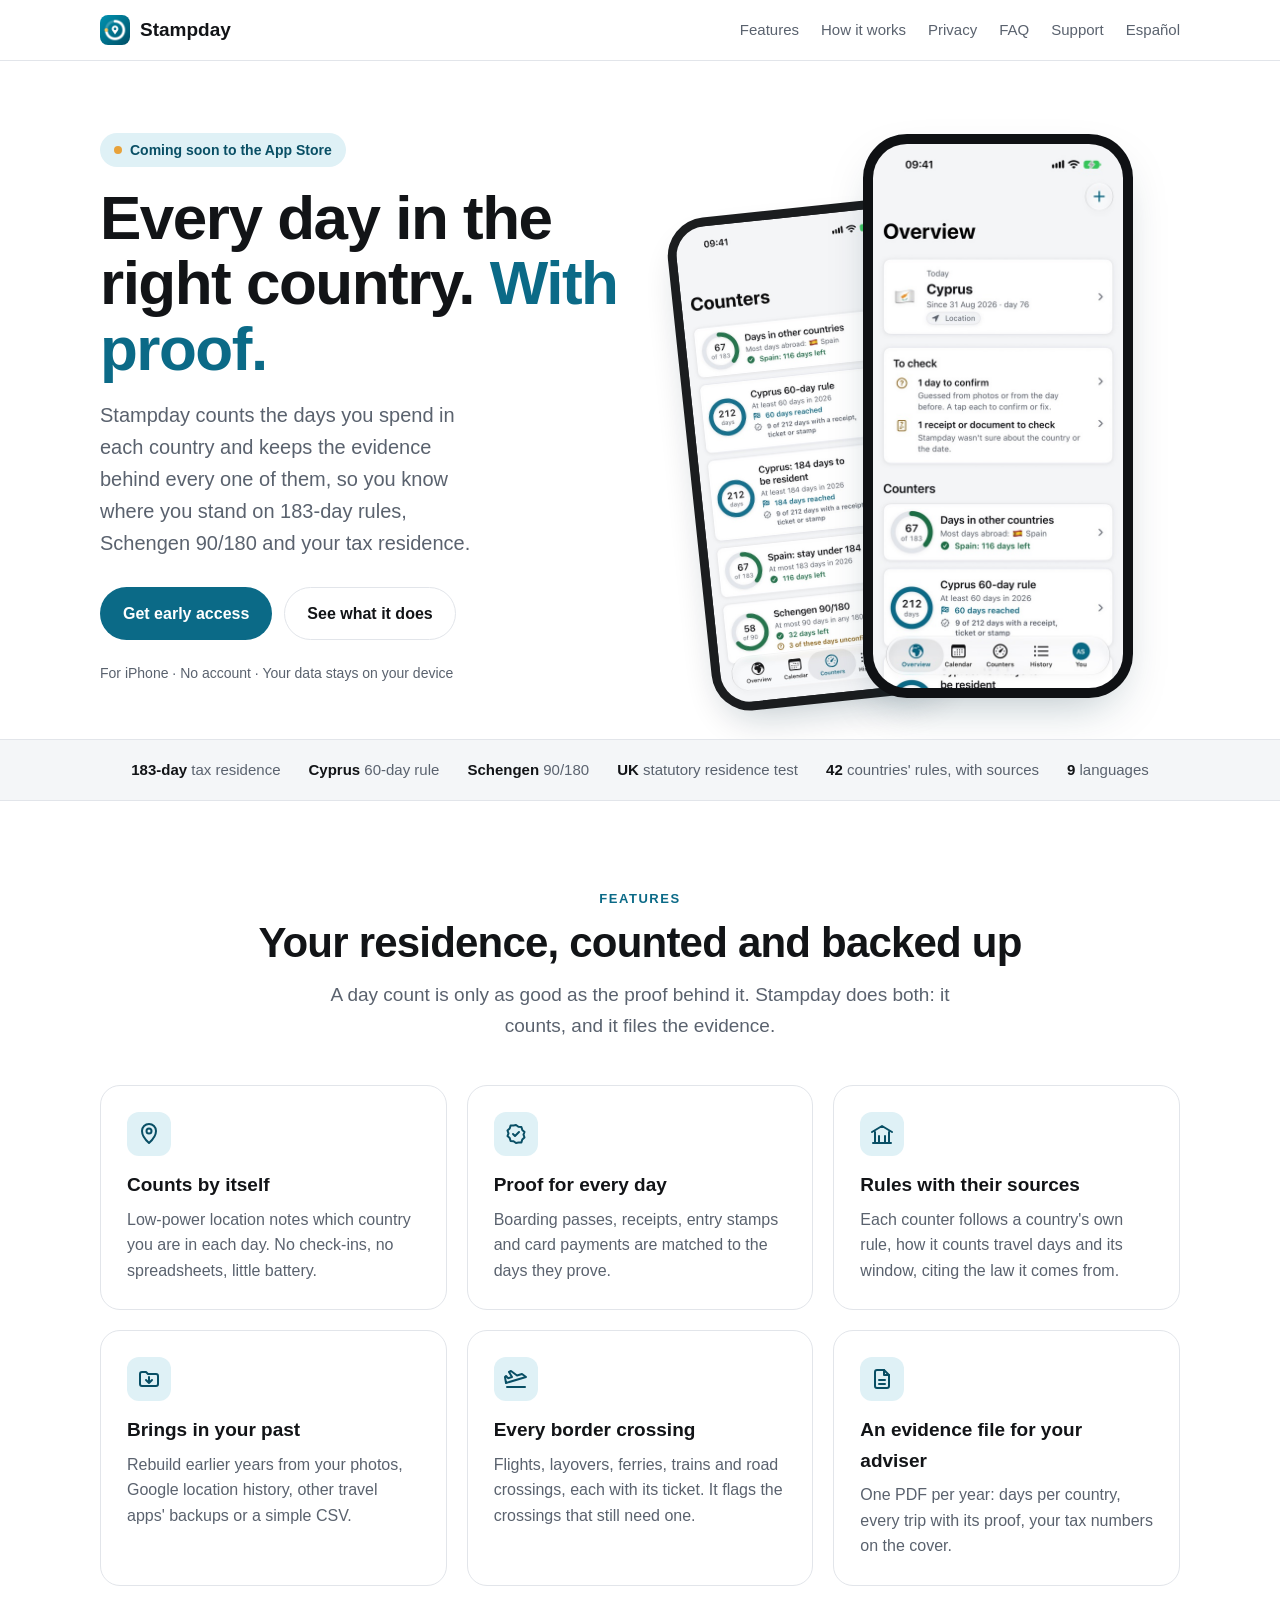
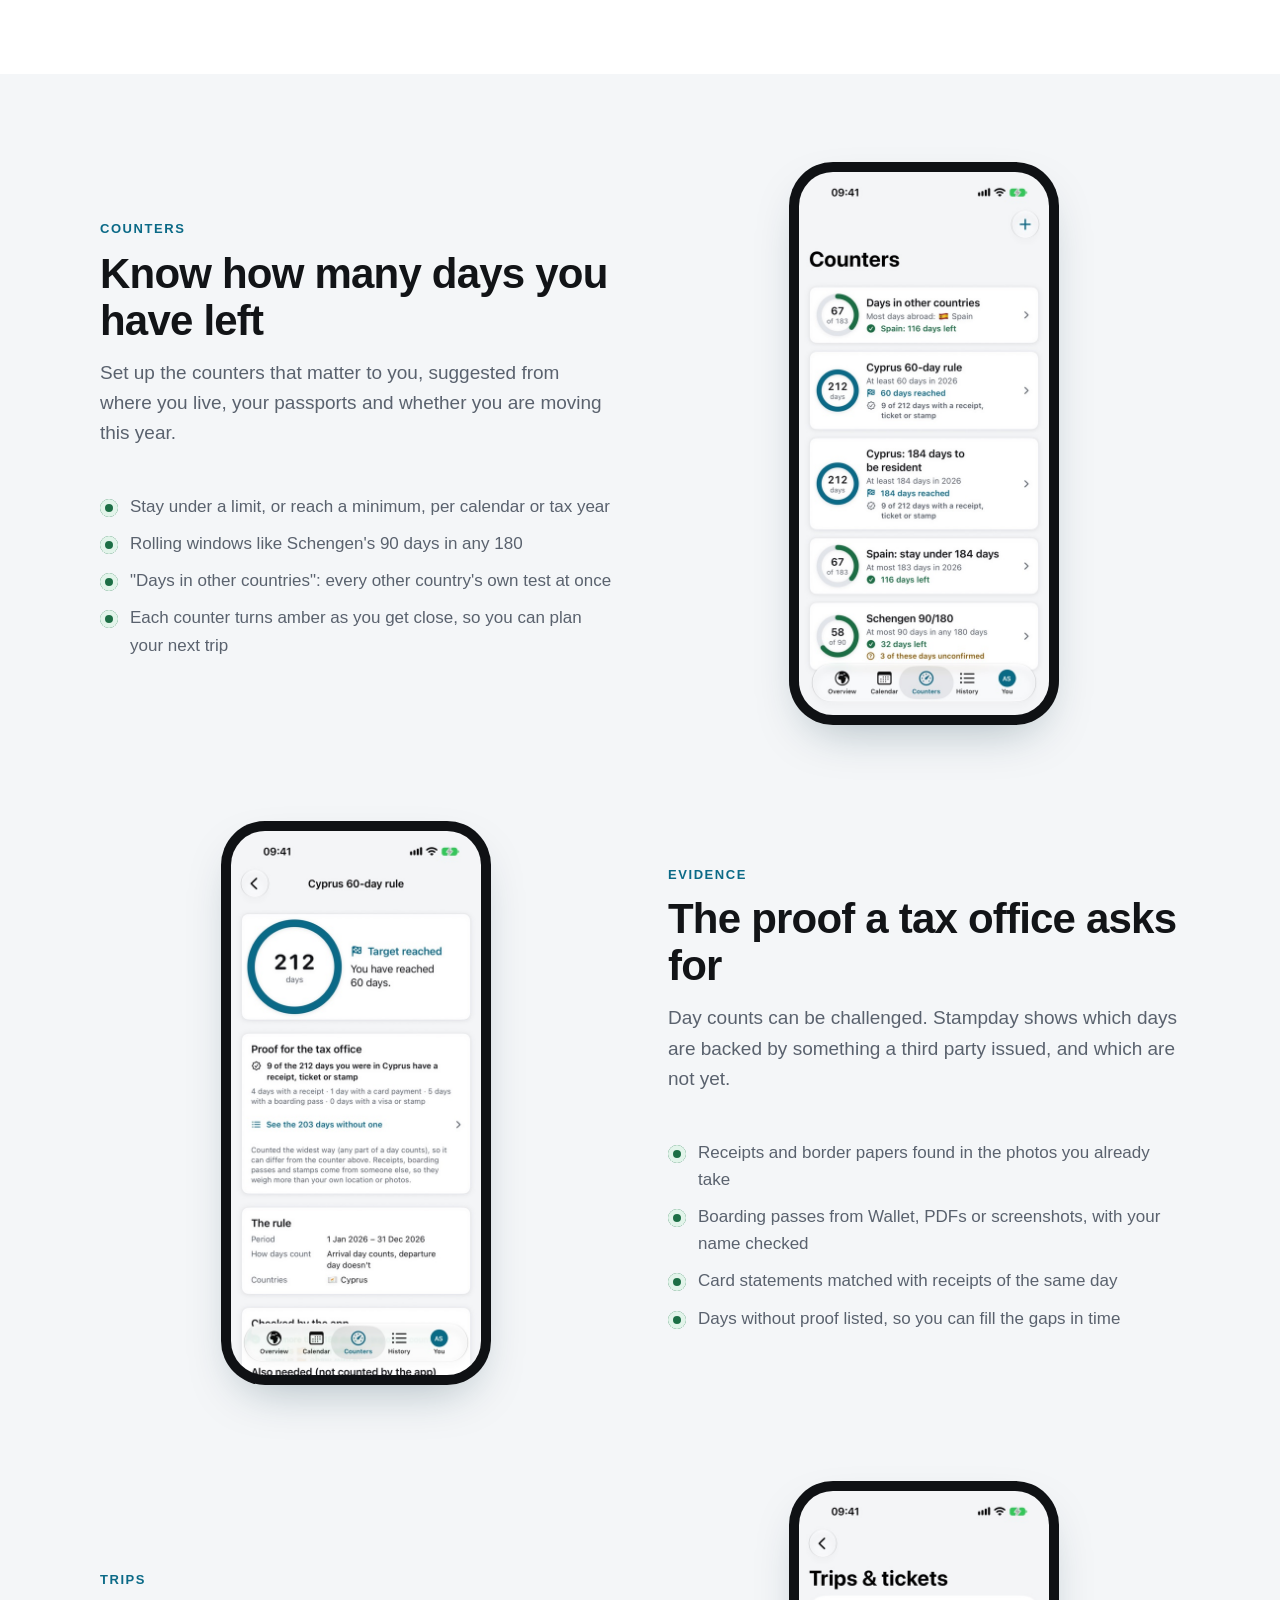
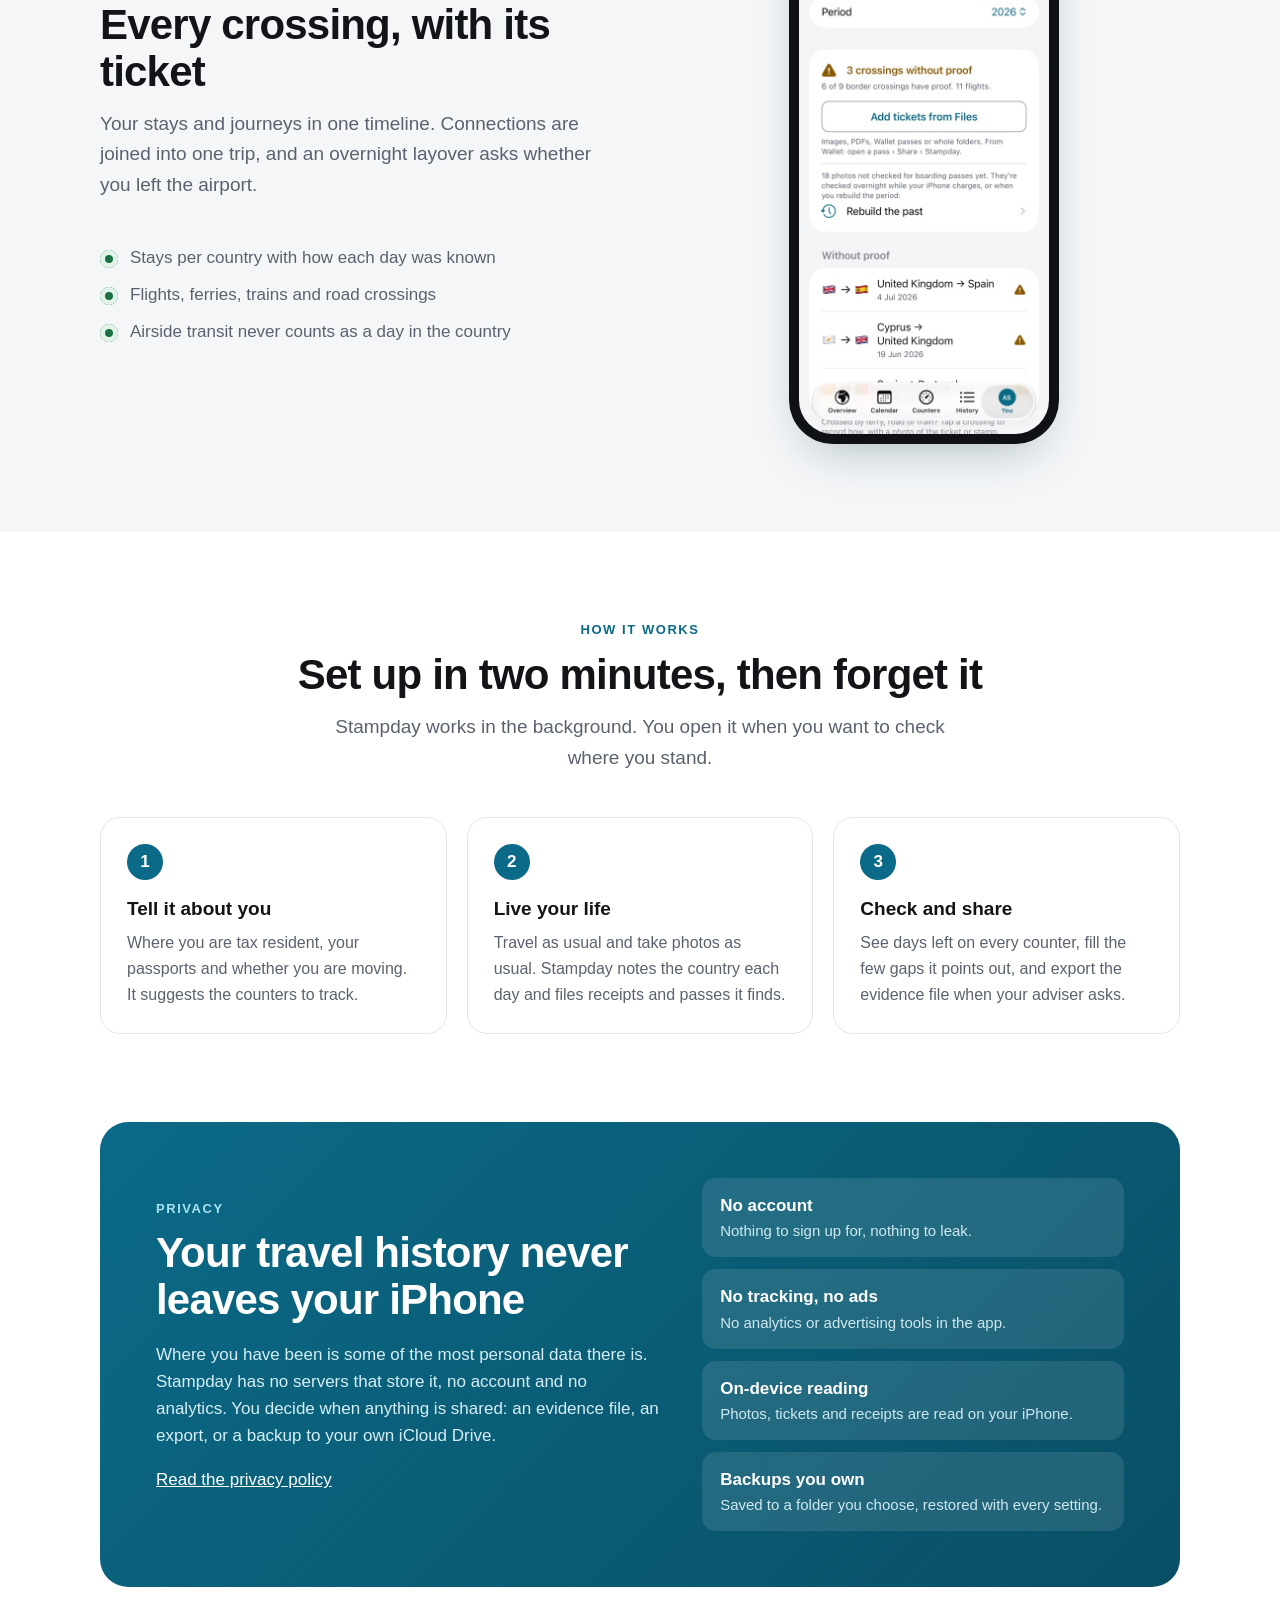
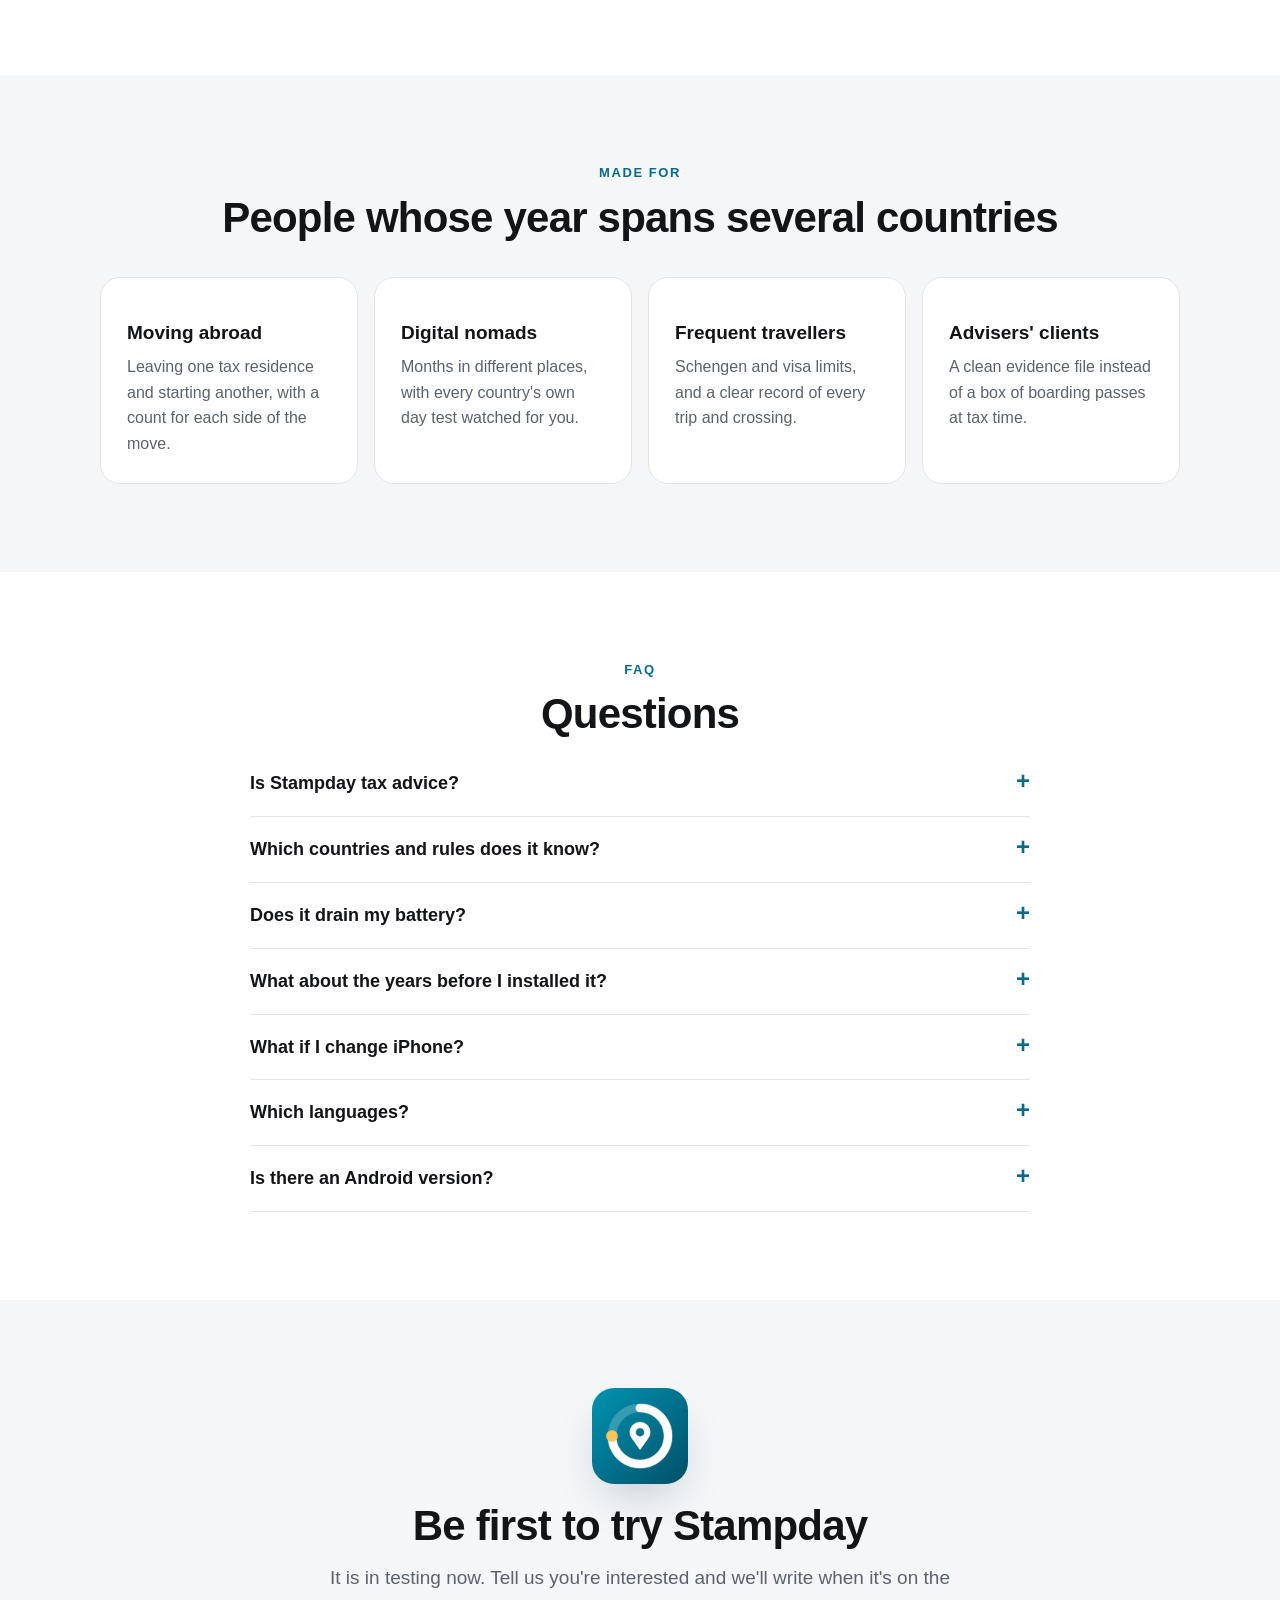
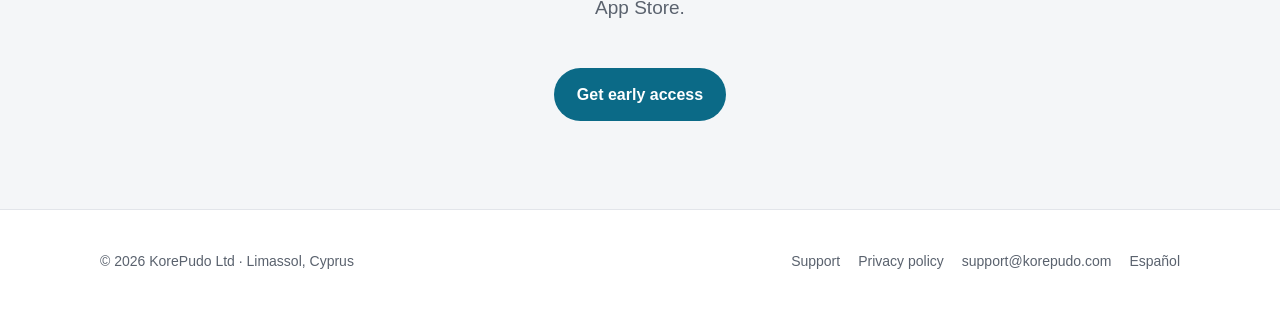
<file: index.html>
<!doctype html>
<html lang="en">
<head>
<meta charset="utf-8">
<meta name="viewport" content="width=device-width, initial-scale=1">
<title>Stampday: count your days in every country, with proof</title>
<meta name="description" content="Stampday counts the days you spend in each country for tax residence and visa rules, and keeps the proof behind every day: boarding passes, receipts, stamps. For iPhone. Everything stays on your device.">
<meta name="theme-color" content="#0b6a87">
<link rel="icon" href="img/favicon-64.png">
<link rel="apple-touch-icon" href="img/apple-touch-icon.png">
<meta property="og:title" content="Stampday: your days in every country, with proof">
<meta property="og:description" content="Day counts for tax residence and visas, with the evidence behind every day. Private by design.">
<meta property="og:image" content="https://stampday.app/img/icon-256.png">
<meta property="og:url" content="https://stampday.app/">
<link rel="canonical" href="https://stampday.app/">
<link rel="alternate" hreflang="en" href="https://stampday.app/">
<link rel="alternate" hreflang="es" href="https://stampday.app/es/">
<link rel="alternate" hreflang="x-default" href="https://stampday.app/">
<link rel="stylesheet" href="style.css">
</head>
<body>

<header class="nav">
  <div class="wrap">
    <a class="brand" href="#"><img src="img/icon-256.png" alt="">Stampday</a>
    <nav>
      <a class="opt" href="#features">Features</a>
      <a class="opt" href="#how">How it works</a>
      <a class="opt" href="#privacy">Privacy</a>
      <a class="opt-s" href="#faq">FAQ</a>
      <a href="support.html">Support</a>
      <a href="es/" lang="es" hreflang="es">Español</a>
    </nav>
  </div>
</header>

<section class="hero">
  <div class="wrap">
    <div>
      <span class="pill"><span class="dot"></span>Coming soon to the App Store</span>
      <h1>Every day in the right country. <em>With proof.</em></h1>
      <p class="lead">Stampday counts the days you spend in each country and keeps the evidence behind every one of them,
        so you know where you stand on 183-day rules, Schengen 90/180 and your tax residence.</p>
      <div class="ctas">
        <a class="btn primary" href="mailto:support@korepudo.com?subject=Stampday%20early%20access">Get early access</a>
        <a class="btn ghost" href="#features">See what it does</a>
      </div>
      <p class="meta">For iPhone · No account · Your data stays on your device</p>
    </div>
    <div class="phones" aria-hidden="true">
      <div class="phone back"><img src="img/counters.jpg" alt="" loading="lazy"></div>
      <div class="phone front"><img src="img/overview.jpg" alt="Stampday overview: today in Cyprus, day counts and counters"></div>
    </div>
  </div>
</section>

<div class="strip">
  <div class="wrap">
    <span><b>183-day</b> tax residence</span>
    <span><b>Cyprus</b> 60-day rule</span>
    <span><b>Schengen</b> 90/180</span>
    <span><b>UK</b> statutory residence test</span>
    <span><b>42</b> countries' rules, with sources</span>
    <span><b>9</b> languages</span>
  </div>
</div>

<section class="block" id="features">
  <div class="wrap">
    <div class="center">
      <div class="eyebrow">Features</div>
      <h2>Your residence, counted and backed up</h2>
      <p class="sub">A day count is only as good as the proof behind it. Stampday does both: it counts, and it files the evidence.</p>
    </div>
    <div class="grid">
      <div class="card">
        <div class="icon"><svg viewBox="0 0 24 24" fill="none" stroke="currentColor" stroke-width="2" stroke-linecap="round" stroke-linejoin="round"><path d="M12 21s-7-6.2-7-12a7 7 0 0 1 14 0c0 5.8-7 12-7 12z"/><circle cx="12" cy="9" r="2.5"/></svg></div>
        <h3>Counts by itself</h3>
        <p>Low-power location notes which country you are in each day. No check-ins, no spreadsheets, little battery.</p>
      </div>
      <div class="card">
        <div class="icon"><svg viewBox="0 0 24 24" fill="none" stroke="currentColor" stroke-width="2" stroke-linecap="round" stroke-linejoin="round"><path d="M9 12l2 2 4-4"/><path d="M12 3l2.4 1.8 3 .2.9 2.9 2.2 2-1 2.8 1 2.8-2.2 2-.9 2.9-3 .2L12 21l-2.4-1.8-3-.2-.9-2.9-2.2-2 1-2.8-1-2.8 2.2-2 .9-2.9 3-.2z"/></svg></div>
        <h3>Proof for every day</h3>
        <p>Boarding passes, receipts, entry stamps and card payments are matched to the days they prove.</p>
      </div>
      <div class="card">
        <div class="icon"><svg viewBox="0 0 24 24" fill="none" stroke="currentColor" stroke-width="2" stroke-linecap="round" stroke-linejoin="round"><path d="M3 21h18M5 21V10M19 21V10M9 21v-7M15 21v-7M2 10l10-6 10 6"/></svg></div>
        <h3>Rules with their sources</h3>
        <p>Each counter follows a country's own rule, how it counts travel days and its window, citing the law it comes from.</p>
      </div>
      <div class="card">
        <div class="icon"><svg viewBox="0 0 24 24" fill="none" stroke="currentColor" stroke-width="2" stroke-linecap="round" stroke-linejoin="round"><path d="M3 7a2 2 0 0 1 2-2h4l2 2h8a2 2 0 0 1 2 2v8a2 2 0 0 1-2 2H5a2 2 0 0 1-2-2z"/><path d="M12 10v6M9 13l3 3 3-3"/></svg></div>
        <h3>Brings in your past</h3>
        <p>Rebuild earlier years from your photos, Google location history, other travel apps' backups or a simple CSV.</p>
      </div>
      <div class="card">
        <div class="icon"><svg viewBox="0 0 24 24" fill="none" stroke="currentColor" stroke-width="2" stroke-linecap="round" stroke-linejoin="round"><path d="M2 16l20-6-4-3-5 1.5L7 4 5 5l3 5-4 1.2L2 9l-1 1z"/><path d="M3 20h18"/></svg></div>
        <h3>Every border crossing</h3>
        <p>Flights, layovers, ferries, trains and road crossings, each with its ticket. It flags the crossings that still need one.</p>
      </div>
      <div class="card">
        <div class="icon"><svg viewBox="0 0 24 24" fill="none" stroke="currentColor" stroke-width="2" stroke-linecap="round" stroke-linejoin="round"><path d="M14 3H7a2 2 0 0 0-2 2v14a2 2 0 0 0 2 2h10a2 2 0 0 0 2-2V8z"/><path d="M14 3v5h5M9 13h6M9 17h6"/></svg></div>
        <h3>An evidence file for your adviser</h3>
        <p>One PDF per year: days per country, every trip with its proof, your tax numbers on the cover.</p>
      </div>
    </div>
  </div>
</section>

<section class="block alt">
  <div class="wrap">
    <div class="row">
      <div class="text">
        <div class="eyebrow">Counters</div>
        <h2>Know how many days you have left</h2>
        <p class="sub">Set up the counters that matter to you, suggested from where you live, your passports and whether you are moving this year.</p>
        <ul>
          <li>Stay under a limit, or reach a minimum, per calendar or tax year</li>
          <li>Rolling windows like Schengen's 90 days in any 180</li>
          <li>"Days in other countries": every other country's own test at once</li>
          <li>Each counter turns amber as you get close, so you can plan your next trip</li>
        </ul>
      </div>
      <div class="shot"><div class="phone"><img src="img/counters.jpg" alt="Counters screen with days left per rule" loading="lazy"></div></div>
    </div>
    <div class="row flip">
      <div class="text">
        <div class="eyebrow">Evidence</div>
        <h2>The proof a tax office asks for</h2>
        <p class="sub">Day counts can be challenged. Stampday shows which days are backed by something a third party issued, and which are not yet.</p>
        <ul>
          <li>Receipts and border papers found in the photos you already take</li>
          <li>Boarding passes from Wallet, PDFs or screenshots, with your name checked</li>
          <li>Card statements matched with receipts of the same day</li>
          <li>Days without proof listed, so you can fill the gaps in time</li>
        </ul>
      </div>
      <div class="shot"><div class="phone"><img src="img/counterDetail.jpg" alt="A counter with its proof coverage for the tax office" loading="lazy"></div></div>
    </div>
    <div class="row">
      <div class="text">
        <div class="eyebrow">Trips</div>
        <h2>Every crossing, with its ticket</h2>
        <p class="sub">Your stays and journeys in one timeline. Connections are joined into one trip, and an overnight layover asks whether you left the airport.</p>
        <ul>
          <li>Stays per country with how each day was known</li>
          <li>Flights, ferries, trains and road crossings</li>
          <li>Airside transit never counts as a day in the country</li>
        </ul>
      </div>
      <div class="shot"><div class="phone"><img src="img/trips.jpg" alt="Trips and tickets with crossings still missing proof" loading="lazy"></div></div>
    </div>
  </div>
</section>

<section class="block" id="how">
  <div class="wrap">
    <div class="center">
      <div class="eyebrow">How it works</div>
      <h2>Set up in two minutes, then forget it</h2>
      <p class="sub">Stampday works in the background. You open it when you want to check where you stand.</p>
    </div>
    <div class="steps">
      <div class="card step"><h3>Tell it about you</h3><p>Where you are tax resident, your passports and whether you are moving. It suggests the counters to track.</p></div>
      <div class="card step"><h3>Live your life</h3><p>Travel as usual and take photos as usual. Stampday notes the country each day and files receipts and passes it finds.</p></div>
      <div class="card step"><h3>Check and share</h3><p>See days left on every counter, fill the few gaps it points out, and export the evidence file when your adviser asks.</p></div>
    </div>
  </div>
</section>

<section class="block" id="privacy" style="padding-top:0">
  <div class="wrap">
    <div class="privacy">
      <div>
        <div class="eyebrow" style="color:#a9e2f1">Privacy</div>
        <h2>Your travel history never leaves your iPhone</h2>
        <p>Where you have been is some of the most personal data there is. Stampday has no servers that store it, no account
          and no analytics. You decide when anything is shared: an evidence file, an export, or a backup to your own iCloud Drive.</p>
        <p><a href="privacy.html" style="color:#fff;text-decoration:underline">Read the privacy policy</a></p>
      </div>
      <ul>
        <li>No account<span>Nothing to sign up for, nothing to leak.</span></li>
        <li>No tracking, no ads<span>No analytics or advertising tools in the app.</span></li>
        <li>On-device reading<span>Photos, tickets and receipts are read on your iPhone.</span></li>
        <li>Backups you own<span>Saved to a folder you choose, restored with every setting.</span></li>
      </ul>
    </div>
  </div>
</section>

<section class="block alt">
  <div class="wrap">
    <div class="center">
      <div class="eyebrow">Made for</div>
      <h2>People whose year spans several countries</h2>
    </div>
    <div class="who" style="margin-top:36px">
      <div class="card"><h3>Moving abroad</h3><p>Leaving one tax residence and starting another, with a count for each side of the move.</p></div>
      <div class="card"><h3>Digital nomads</h3><p>Months in different places, with every country's own day test watched for you.</p></div>
      <div class="card"><h3>Frequent travellers</h3><p>Schengen and visa limits, and a clear record of every trip and crossing.</p></div>
      <div class="card"><h3>Advisers' clients</h3><p>A clean evidence file instead of a box of boarding passes at tax time.</p></div>
    </div>
  </div>
</section>

<section class="block" id="faq">
  <div class="wrap">
    <div class="center">
      <div class="eyebrow">FAQ</div>
      <h2>Questions</h2>
    </div>
    <div class="faq">
      <details><summary>Is Stampday tax advice?</summary>
        <p>No. It counts days the way each country's rule describes and shows the legal source, but residence also depends on
          things a day count can't see, like your home, family and work. Check your situation with a tax adviser; Stampday gives them clean numbers and evidence.</p></details>
      <details><summary>Which countries and rules does it know?</summary>
        <p>Rules for 42 countries, including the 183-day tests, Cyprus's 60-day rule, the UK statutory residence test and
          Schengen 90/180, each with its sources and the date it was last checked. You can add a country's rule as a
          counter: to stay under its limit, or to become resident there.</p></details>
      <details><summary>Does it drain my battery?</summary>
        <p>No. It uses the iPhone's low-power location changes instead of constant GPS, and only needs the country you are in each day.</p></details>
      <details><summary>What about the years before I installed it?</summary>
        <p>Import from your photos' places, Google location history, another travel app's backup or a CSV of dates and countries.
          Boarding passes and receipts you saved are found and filed too.</p></details>
      <details><summary>What if I change iPhone?</summary>
        <p>Back up to a folder you choose, such as iCloud Drive, and restore on the new iPhone. Everything comes back: days, proofs, profile and settings.</p></details>
      <details><summary>Which languages?</summary>
        <p>English, Spanish, German, French, Italian, Polish, Greek, Russian and Chinese (Simplified). It also reads receipts, tickets and stamps in many more scripts, from Arabic to Japanese.</p></details>
      <details><summary>Is there an Android version?</summary>
        <p>Not yet. Stampday is for iPhone first. Write to us if you would use it on Android.</p></details>
    </div>
  </div>
</section>

<section class="block alt final">
  <div class="wrap">
    <img src="img/icon-256.png" alt="Stampday app icon">
    <h2>Be first to try Stampday</h2>
    <p class="sub" style="margin-left:auto;margin-right:auto">It is in testing now. Tell us you're interested and we'll write when it's on the App Store.</p>
    <a class="btn primary" href="mailto:support@korepudo.com?subject=Stampday%20early%20access">Get early access</a>
  </div>
</section>

<footer>
  <div class="wrap">
    <div>© 2026 KorePudo Ltd · Limassol, Cyprus</div>
    <nav>
      <a href="support.html">Support</a>
      <a href="privacy.html">Privacy policy</a>
      <a href="mailto:support@korepudo.com">support@korepudo.com</a>
      <a href="es/" lang="es" hreflang="es">Español</a>
    </nav>
  </div>
</footer>

</body>
</html>
</file>
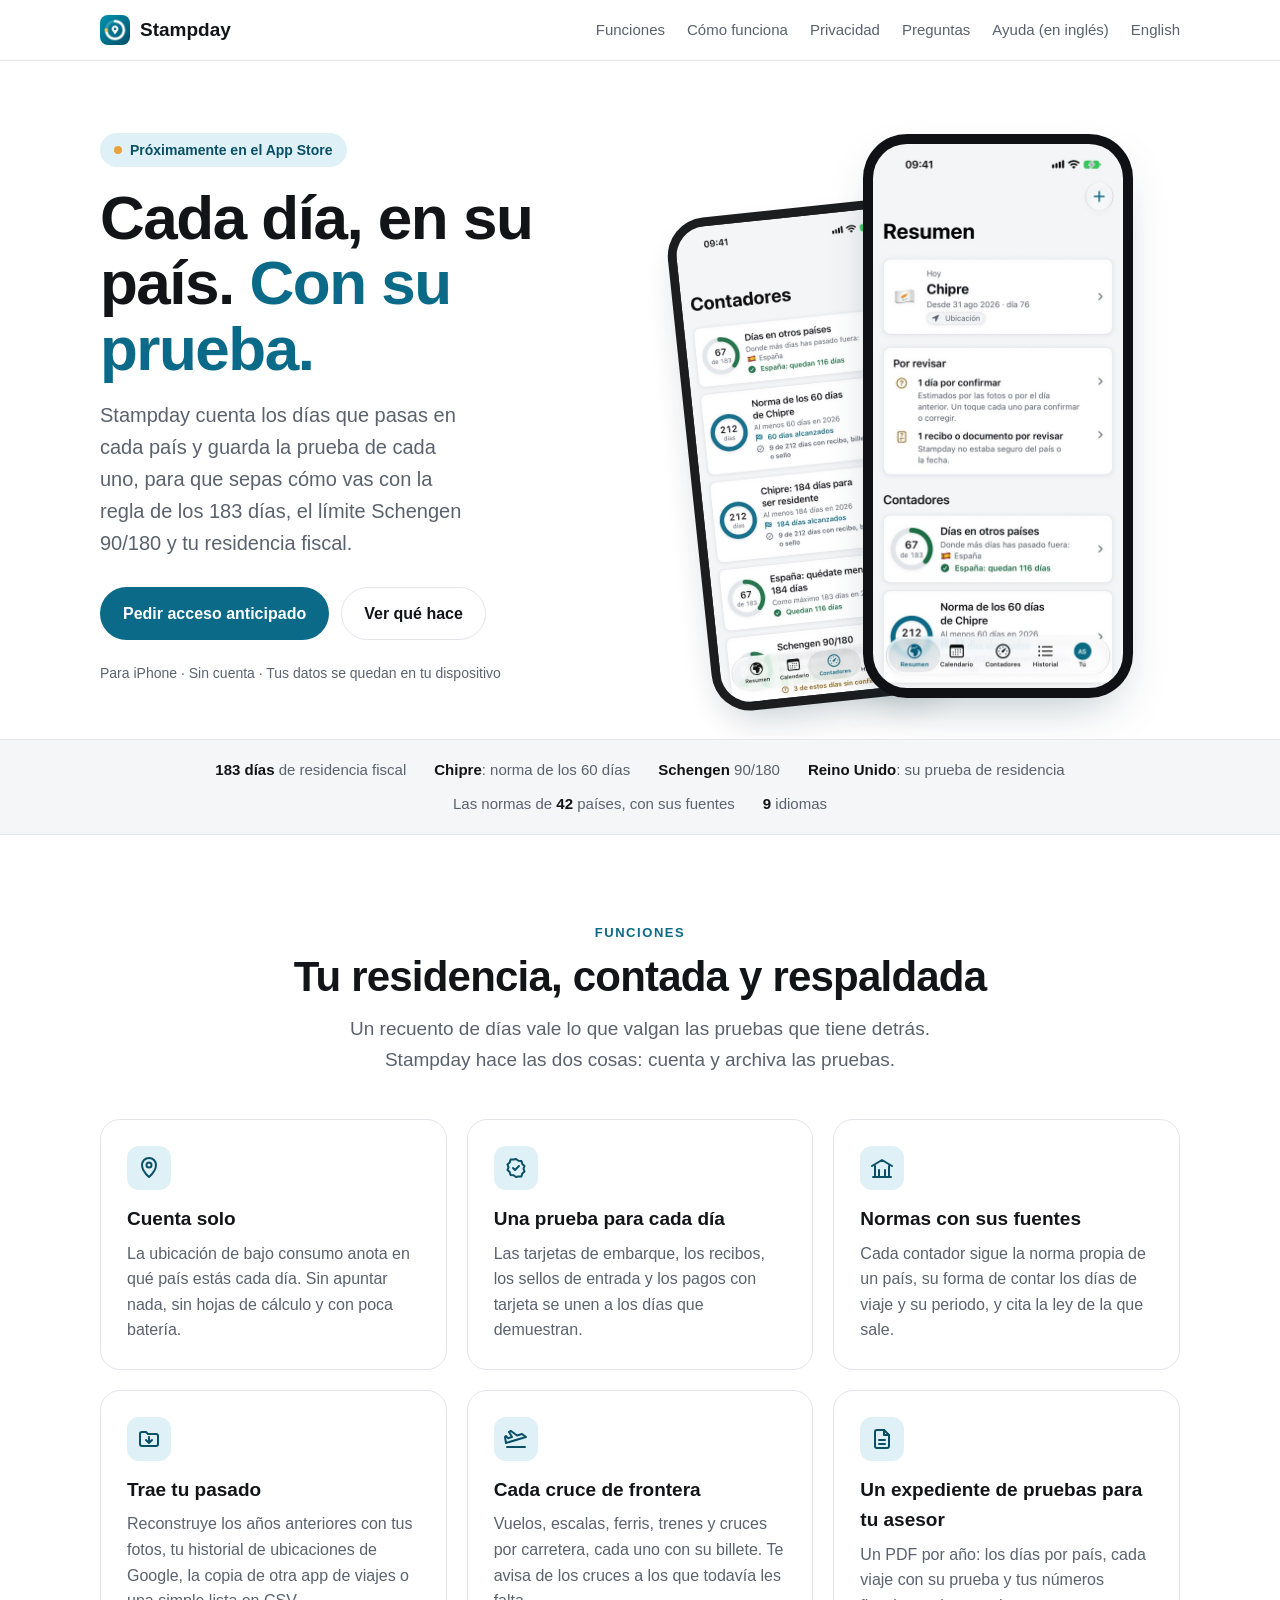
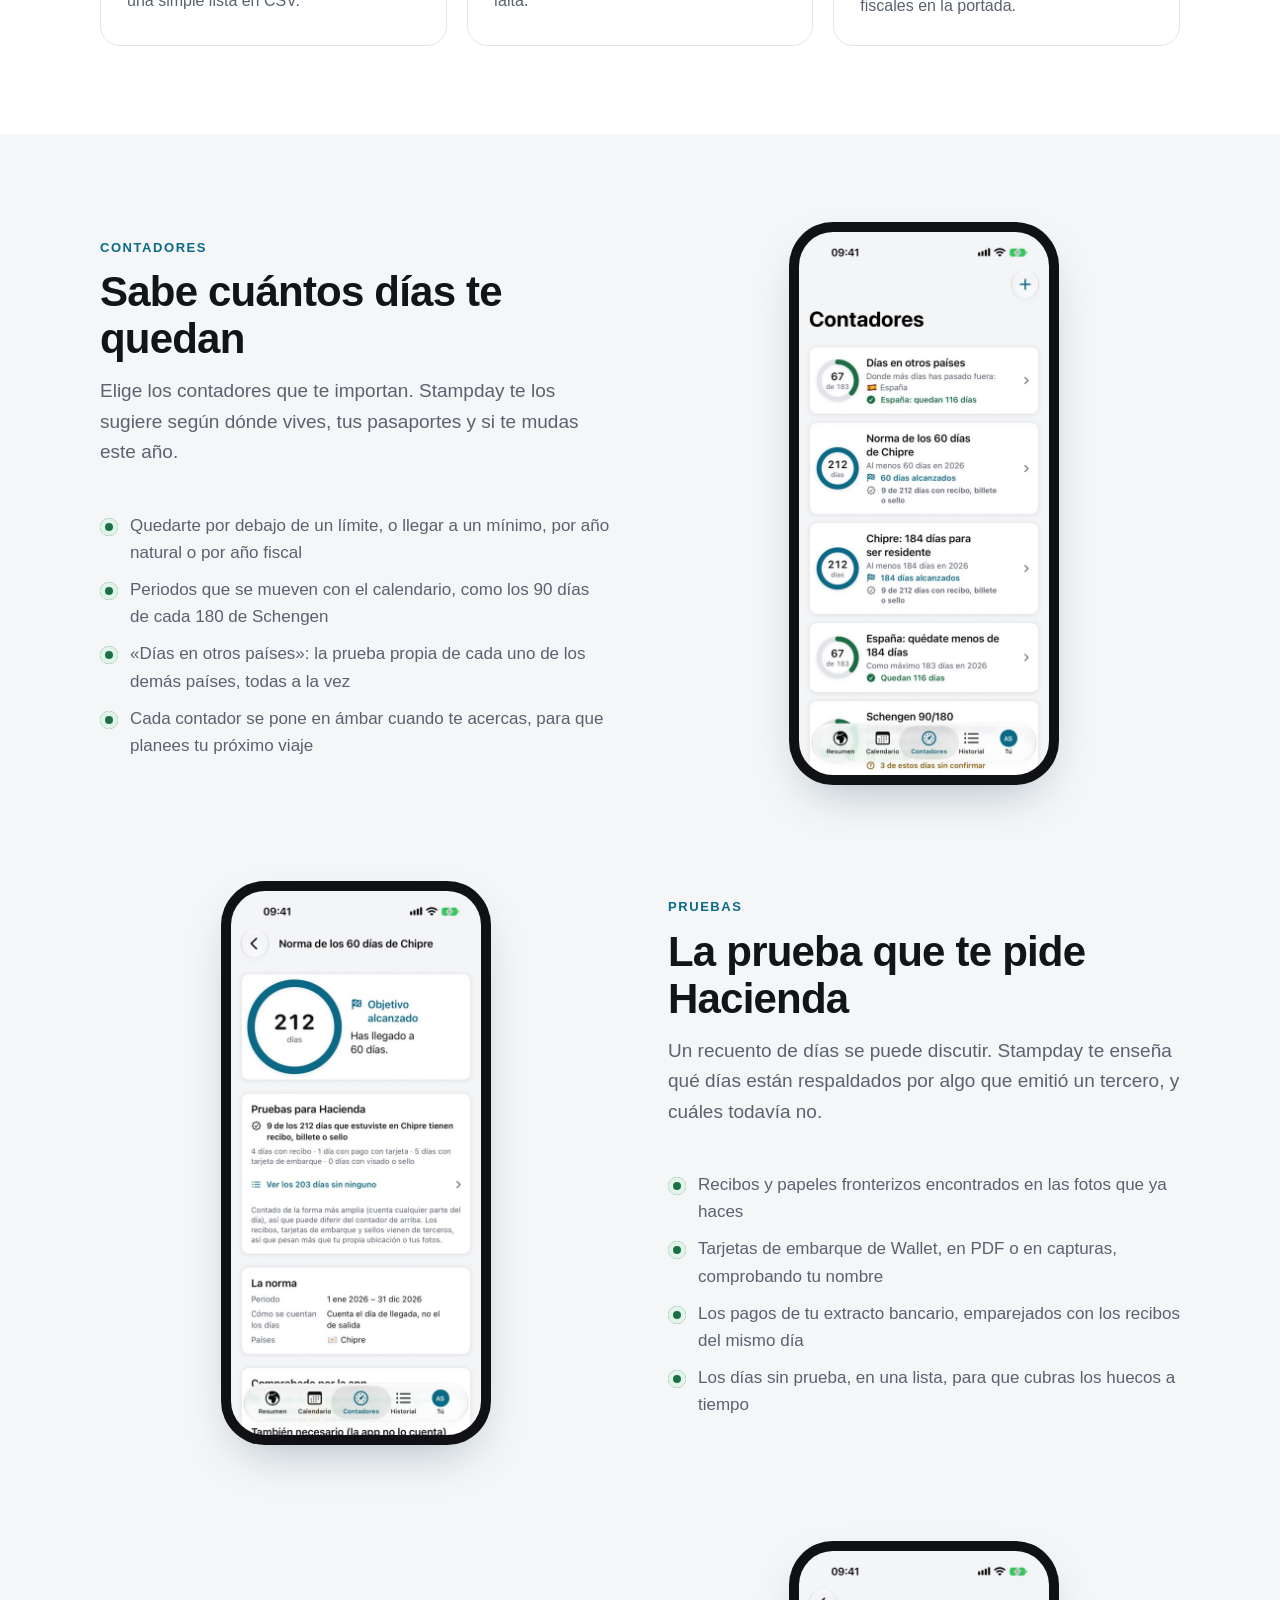
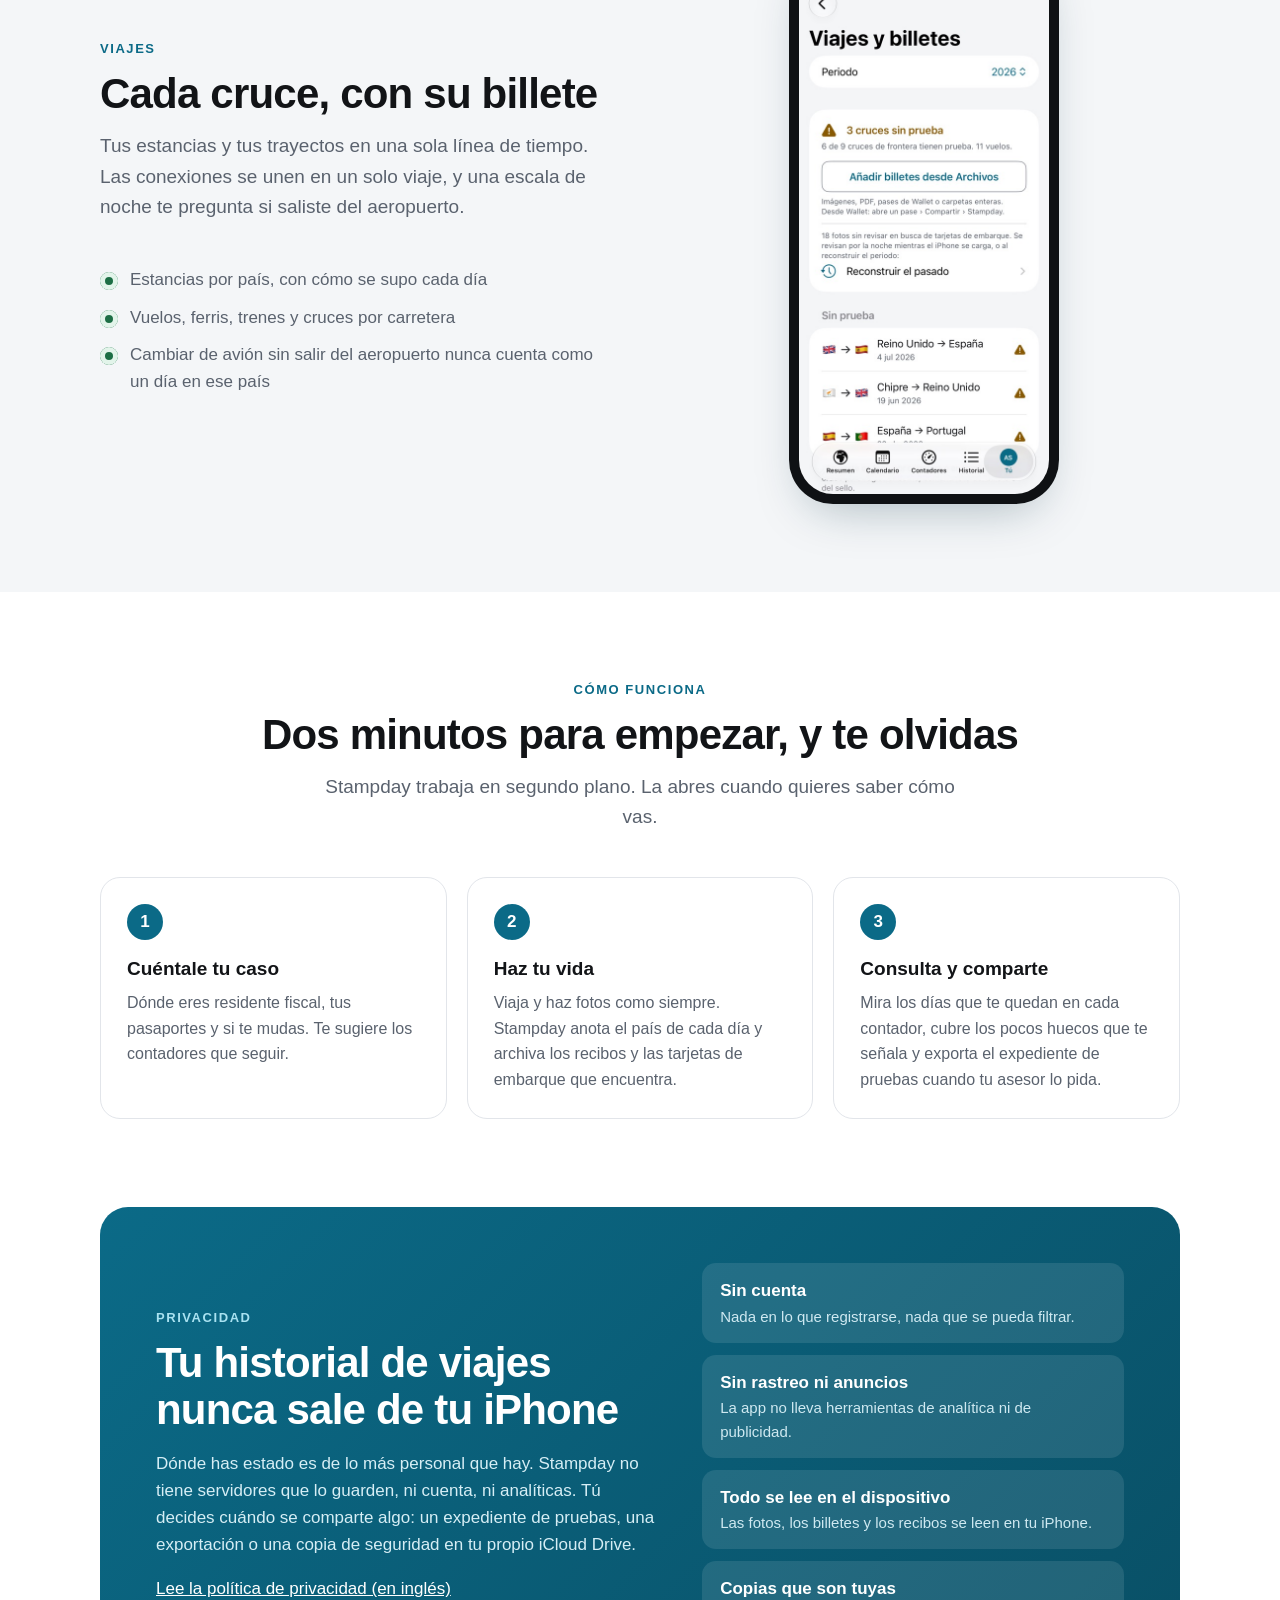
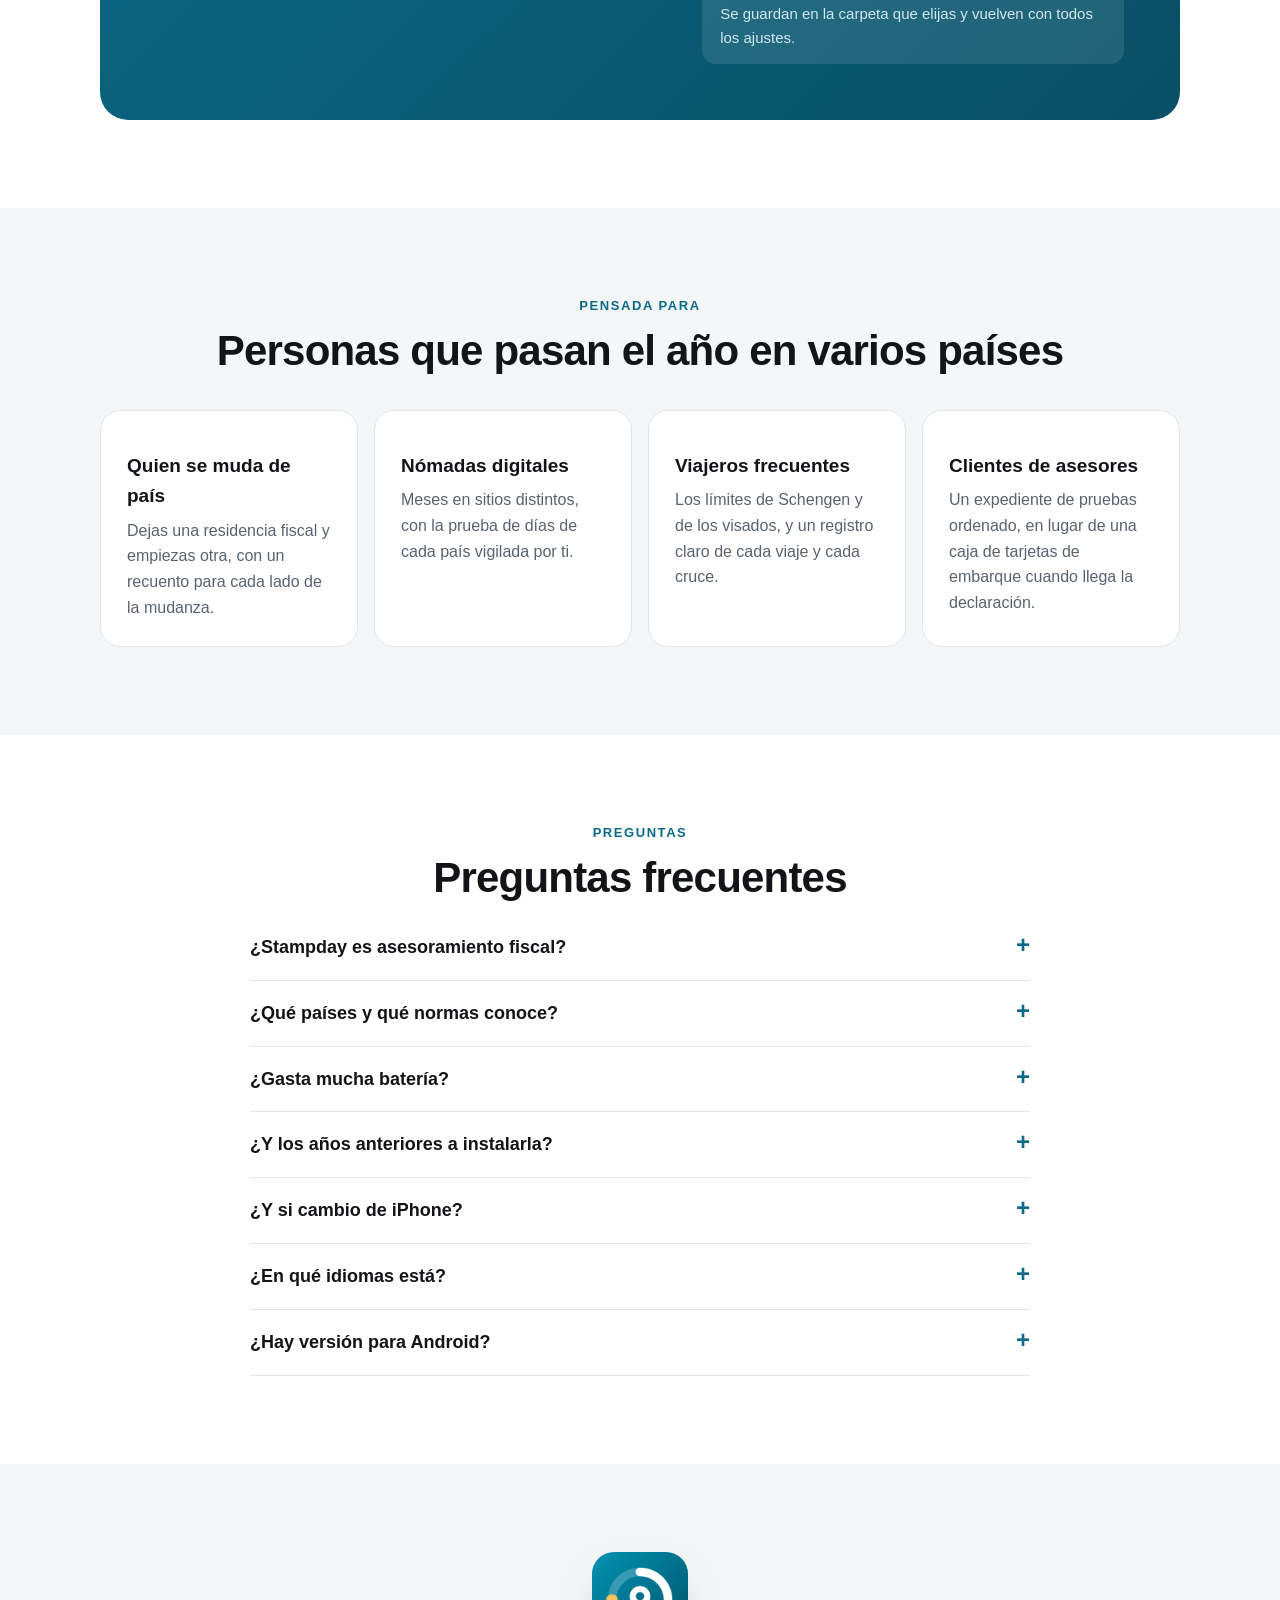
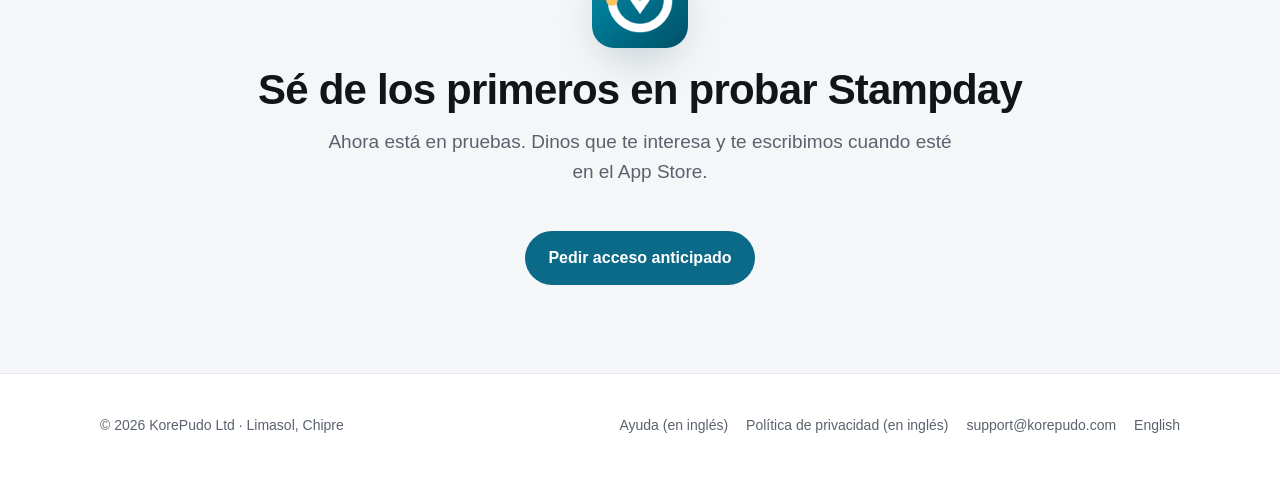
<file: es/index.html>
<!doctype html>
<html lang="es">
<head>
<meta charset="utf-8">
<meta name="viewport" content="width=device-width, initial-scale=1">
<title>Stampday: cuenta tus días en cada país, con su prueba</title>
<meta name="description" content="Stampday cuenta los días que pasas en cada país para las normas de residencia fiscal y de visados, y guarda la prueba de cada día: tarjetas de embarque, recibos, sellos. Para iPhone. Todo se queda en tu dispositivo.">
<meta name="theme-color" content="#0b6a87">
<link rel="icon" href="../img/favicon-64.png">
<link rel="apple-touch-icon" href="../img/apple-touch-icon.png">
<meta property="og:title" content="Stampday: tus días en cada país, con su prueba">
<meta property="og:description" content="El recuento de días para la residencia fiscal y los visados, con la prueba de cada día. Privada por diseño.">
<meta property="og:image" content="https://stampday.app/img/icon-256.png">
<meta property="og:url" content="https://stampday.app/es/">
<meta property="og:locale" content="es_ES">
<link rel="canonical" href="https://stampday.app/es/">
<link rel="alternate" hreflang="en" href="https://stampday.app/">
<link rel="alternate" hreflang="es" href="https://stampday.app/es/">
<link rel="alternate" hreflang="x-default" href="https://stampday.app/">
<link rel="stylesheet" href="../style.css">
</head>
<body>

<header class="nav">
  <div class="wrap">
    <a class="brand" href="#"><img src="../img/icon-256.png" alt="">Stampday</a>
    <nav>
      <a class="opt" href="#features">Funciones</a>
      <a class="opt" href="#how">Cómo funciona</a>
      <a class="opt" href="#privacy">Privacidad</a>
      <a class="opt" href="#faq">Preguntas</a>
      <a href="../support.html" hreflang="en" title="En inglés">Ayuda<span class="wide"> (en inglés)</span></a>
      <a href="../" lang="en" hreflang="en">English</a>
    </nav>
  </div>
</header>

<section class="hero">
  <div class="wrap">
    <div>
      <span class="pill"><span class="dot"></span>Próximamente en el App Store</span>
      <h1>Cada día, en su país. <em>Con su prueba.</em></h1>
      <p class="lead">Stampday cuenta los días que pasas en cada país y guarda la prueba de cada uno,
        para que sepas cómo vas con la regla de los 183 días, el límite Schengen 90/180 y tu residencia fiscal.</p>
      <div class="ctas">
        <a class="btn primary" href="mailto:support@korepudo.com?subject=Stampday%3A%20acceso%20anticipado">Pedir acceso anticipado</a>
        <a class="btn ghost" href="#features">Ver qué hace</a>
      </div>
      <p class="meta">Para iPhone · Sin cuenta · Tus datos se quedan en tu dispositivo</p>
    </div>
    <div class="phones" aria-hidden="true">
      <div class="phone back"><img src="../img/es/counters.jpg" alt="" loading="lazy"></div>
      <div class="phone front"><img src="../img/es/overview.jpg" alt="Resumen de Stampday: hoy en Chipre, lo que queda por revisar y los contadores"></div>
    </div>
  </div>
</section>

<div class="strip">
  <div class="wrap">
    <span><b>183 días</b> de residencia fiscal</span>
    <span><b>Chipre</b>: norma de los 60 días</span>
    <span><b>Schengen</b> 90/180</span>
    <span><b>Reino Unido</b>: su prueba de residencia</span>
    <span>Las normas de <b>42</b> países, con sus fuentes</span>
    <span><b>9</b> idiomas</span>
  </div>
</div>

<section class="block" id="features">
  <div class="wrap">
    <div class="center">
      <div class="eyebrow">Funciones</div>
      <h2>Tu residencia, contada y respaldada</h2>
      <p class="sub">Un recuento de días vale lo que valgan las pruebas que tiene detrás. Stampday hace las dos cosas: cuenta y archiva las pruebas.</p>
    </div>
    <div class="grid">
      <div class="card">
        <div class="icon"><svg viewBox="0 0 24 24" fill="none" stroke="currentColor" stroke-width="2" stroke-linecap="round" stroke-linejoin="round"><path d="M12 21s-7-6.2-7-12a7 7 0 0 1 14 0c0 5.8-7 12-7 12z"/><circle cx="12" cy="9" r="2.5"/></svg></div>
        <h3>Cuenta solo</h3>
        <p>La ubicación de bajo consumo anota en qué país estás cada día. Sin apuntar nada, sin hojas de cálculo y con poca batería.</p>
      </div>
      <div class="card">
        <div class="icon"><svg viewBox="0 0 24 24" fill="none" stroke="currentColor" stroke-width="2" stroke-linecap="round" stroke-linejoin="round"><path d="M9 12l2 2 4-4"/><path d="M12 3l2.4 1.8 3 .2.9 2.9 2.2 2-1 2.8 1 2.8-2.2 2-.9 2.9-3 .2L12 21l-2.4-1.8-3-.2-.9-2.9-2.2-2 1-2.8-1-2.8 2.2-2 .9-2.9 3-.2z"/></svg></div>
        <h3>Una prueba para cada día</h3>
        <p>Las tarjetas de embarque, los recibos, los sellos de entrada y los pagos con tarjeta se unen a los días que demuestran.</p>
      </div>
      <div class="card">
        <div class="icon"><svg viewBox="0 0 24 24" fill="none" stroke="currentColor" stroke-width="2" stroke-linecap="round" stroke-linejoin="round"><path d="M3 21h18M5 21V10M19 21V10M9 21v-7M15 21v-7M2 10l10-6 10 6"/></svg></div>
        <h3>Normas con sus fuentes</h3>
        <p>Cada contador sigue la norma propia de un país, su forma de contar los días de viaje y su periodo, y cita la ley de la que sale.</p>
      </div>
      <div class="card">
        <div class="icon"><svg viewBox="0 0 24 24" fill="none" stroke="currentColor" stroke-width="2" stroke-linecap="round" stroke-linejoin="round"><path d="M3 7a2 2 0 0 1 2-2h4l2 2h8a2 2 0 0 1 2 2v8a2 2 0 0 1-2 2H5a2 2 0 0 1-2-2z"/><path d="M12 10v6M9 13l3 3 3-3"/></svg></div>
        <h3>Trae tu pasado</h3>
        <p>Reconstruye los años anteriores con tus fotos, tu historial de ubicaciones de Google, la copia de otra app de viajes o una simple lista en CSV.</p>
      </div>
      <div class="card">
        <div class="icon"><svg viewBox="0 0 24 24" fill="none" stroke="currentColor" stroke-width="2" stroke-linecap="round" stroke-linejoin="round"><path d="M2 16l20-6-4-3-5 1.5L7 4 5 5l3 5-4 1.2L2 9l-1 1z"/><path d="M3 20h18"/></svg></div>
        <h3>Cada cruce de frontera</h3>
        <p>Vuelos, escalas, ferris, trenes y cruces por carretera, cada uno con su billete. Te avisa de los cruces a los que todavía les falta.</p>
      </div>
      <div class="card">
        <div class="icon"><svg viewBox="0 0 24 24" fill="none" stroke="currentColor" stroke-width="2" stroke-linecap="round" stroke-linejoin="round"><path d="M14 3H7a2 2 0 0 0-2 2v14a2 2 0 0 0 2 2h10a2 2 0 0 0 2-2V8z"/><path d="M14 3v5h5M9 13h6M9 17h6"/></svg></div>
        <h3>Un expediente de pruebas para tu asesor</h3>
        <p>Un PDF por año: los días por país, cada viaje con su prueba y tus números fiscales en la portada.</p>
      </div>
    </div>
  </div>
</section>

<section class="block alt">
  <div class="wrap">
    <div class="row">
      <div class="text">
        <div class="eyebrow">Contadores</div>
        <h2>Sabe cuántos días te quedan</h2>
        <p class="sub">Elige los contadores que te importan. Stampday te los sugiere según dónde vives, tus pasaportes y si te mudas este año.</p>
        <ul>
          <li>Quedarte por debajo de un límite, o llegar a un mínimo, por año natural o por año fiscal</li>
          <li>Periodos que se mueven con el calendario, como los 90 días de cada 180 de Schengen</li>
          <li>«Días en otros países»: la prueba propia de cada uno de los demás países, todas a la vez</li>
          <li>Cada contador se pone en ámbar cuando te acercas, para que planees tu próximo viaje</li>
        </ul>
      </div>
      <div class="shot"><div class="phone"><img src="../img/es/counters.jpg" alt="Pantalla de contadores, con los días que quedan en cada norma" loading="lazy"></div></div>
    </div>
    <div class="row flip">
      <div class="text">
        <div class="eyebrow">Pruebas</div>
        <h2>La prueba que te pide Hacienda</h2>
        <p class="sub">Un recuento de días se puede discutir. Stampday te enseña qué días están respaldados por algo que emitió un tercero, y cuáles todavía no.</p>
        <ul>
          <li>Recibos y papeles fronterizos encontrados en las fotos que ya haces</li>
          <li>Tarjetas de embarque de Wallet, en PDF o en capturas, comprobando tu nombre</li>
          <li>Los pagos de tu extracto bancario, emparejados con los recibos del mismo día</li>
          <li>Los días sin prueba, en una lista, para que cubras los huecos a tiempo</li>
        </ul>
      </div>
      <div class="shot"><div class="phone"><img src="../img/es/counterDetail.jpg" alt="Un contador con cuántos de sus días tienen prueba para Hacienda" loading="lazy"></div></div>
    </div>
    <div class="row">
      <div class="text">
        <div class="eyebrow">Viajes</div>
        <h2>Cada cruce, con su billete</h2>
        <p class="sub">Tus estancias y tus trayectos en una sola línea de tiempo. Las conexiones se unen en un solo viaje, y una escala de noche te pregunta si saliste del aeropuerto.</p>
        <ul>
          <li>Estancias por país, con cómo se supo cada día</li>
          <li>Vuelos, ferris, trenes y cruces por carretera</li>
          <li>Cambiar de avión sin salir del aeropuerto nunca cuenta como un día en ese país</li>
        </ul>
      </div>
      <div class="shot"><div class="phone"><img src="../img/es/trips.jpg" alt="Viajes y billetes, con los cruces a los que aún les falta prueba" loading="lazy"></div></div>
    </div>
  </div>
</section>

<section class="block" id="how">
  <div class="wrap">
    <div class="center">
      <div class="eyebrow">Cómo funciona</div>
      <h2>Dos minutos para empezar, y te olvidas</h2>
      <p class="sub">Stampday trabaja en segundo plano. La abres cuando quieres saber cómo vas.</p>
    </div>
    <div class="steps">
      <div class="card step"><h3>Cuéntale tu caso</h3><p>Dónde eres residente fiscal, tus pasaportes y si te mudas. Te sugiere los contadores que seguir.</p></div>
      <div class="card step"><h3>Haz tu vida</h3><p>Viaja y haz fotos como siempre. Stampday anota el país de cada día y archiva los recibos y las tarjetas de embarque que encuentra.</p></div>
      <div class="card step"><h3>Consulta y comparte</h3><p>Mira los días que te quedan en cada contador, cubre los pocos huecos que te señala y exporta el expediente de pruebas cuando tu asesor lo pida.</p></div>
    </div>
  </div>
</section>

<section class="block" id="privacy" style="padding-top:0">
  <div class="wrap">
    <div class="privacy">
      <div>
        <div class="eyebrow" style="color:#a9e2f1">Privacidad</div>
        <h2>Tu historial de viajes nunca sale de tu iPhone</h2>
        <p>Dónde has estado es de lo más personal que hay. Stampday no tiene servidores que lo guarden, ni cuenta, ni analíticas.
          Tú decides cuándo se comparte algo: un expediente de pruebas, una exportación o una copia de seguridad en tu propio iCloud Drive.</p>
        <p><a href="../privacy.html" hreflang="en" style="color:#fff;text-decoration:underline">Lee la política de privacidad (en inglés)</a></p>
      </div>
      <ul>
        <li>Sin cuenta<span>Nada en lo que registrarse, nada que se pueda filtrar.</span></li>
        <li>Sin rastreo ni anuncios<span>La app no lleva herramientas de analítica ni de publicidad.</span></li>
        <li>Todo se lee en el dispositivo<span>Las fotos, los billetes y los recibos se leen en tu iPhone.</span></li>
        <li>Copias que son tuyas<span>Se guardan en la carpeta que elijas y vuelven con todos los ajustes.</span></li>
      </ul>
    </div>
  </div>
</section>

<section class="block alt">
  <div class="wrap">
    <div class="center">
      <div class="eyebrow">Pensada para</div>
      <h2>Personas que pasan el año en varios países</h2>
    </div>
    <div class="who" style="margin-top:36px">
      <div class="card"><h3>Quien se muda de país</h3><p>Dejas una residencia fiscal y empiezas otra, con un recuento para cada lado de la mudanza.</p></div>
      <div class="card"><h3>Nómadas digitales</h3><p>Meses en sitios distintos, con la prueba de días de cada país vigilada por ti.</p></div>
      <div class="card"><h3>Viajeros frecuentes</h3><p>Los límites de Schengen y de los visados, y un registro claro de cada viaje y cada cruce.</p></div>
      <div class="card"><h3>Clientes de asesores</h3><p>Un expediente de pruebas ordenado, en lugar de una caja de tarjetas de embarque cuando llega la declaración.</p></div>
    </div>
  </div>
</section>

<section class="block" id="faq">
  <div class="wrap">
    <div class="center">
      <div class="eyebrow">Preguntas</div>
      <h2>Preguntas frecuentes</h2>
    </div>
    <div class="faq">
      <details><summary>¿Stampday es asesoramiento fiscal?</summary>
        <p>No. Cuenta los días como lo describe la norma de cada país y enseña su fuente legal, pero la residencia también depende de
          cosas que un recuento de días no ve, como tu vivienda, tu familia y tu trabajo. Consulta tu caso con un asesor fiscal; Stampday le da cifras claras y las pruebas.</p></details>
      <details><summary>¿Qué países y qué normas conoce?</summary>
        <p>Las normas de 42 países, entre ellas las pruebas de 183 días, la norma de los 60 días de Chipre, la prueba de residencia del
          Reino Unido y Schengen 90/180, cada una con sus fuentes y la fecha en que se comprobó por última vez. Puedes añadir la norma
          de un país como contador: para quedarte por debajo de su límite o para llegar a ser residente allí.</p></details>
      <details><summary>¿Gasta mucha batería?</summary>
        <p>No. Usa los cambios de ubicación de bajo consumo del iPhone en lugar del GPS continuo, y solo necesita saber en qué país estás cada día.</p></details>
      <details><summary>¿Y los años anteriores a instalarla?</summary>
        <p>Importa los lugares guardados con tus fotos, tu historial de ubicaciones de Google, la copia de otra app de viajes o un CSV de fechas y países.
          Las tarjetas de embarque y los recibos que tengas guardados también se encuentran y se archivan.</p></details>
      <details><summary>¿Y si cambio de iPhone?</summary>
        <p>Haz una copia de seguridad en la carpeta que elijas, por ejemplo en iCloud Drive, y restáurala en el iPhone nuevo. Vuelve todo: días, pruebas, perfil y ajustes.</p></details>
      <details><summary>¿En qué idiomas está?</summary>
        <p>Español, inglés, alemán, francés, italiano, polaco, griego, ruso y chino (simplificado). Además lee recibos, billetes y sellos en muchas más escrituras, del árabe al japonés.</p></details>
      <details><summary>¿Hay versión para Android?</summary>
        <p>Todavía no. Stampday es primero para iPhone. Escríbenos si la usarías en Android.</p></details>
    </div>
  </div>
</section>

<section class="block alt final">
  <div class="wrap">
    <img src="../img/icon-256.png" alt="Icono de la app Stampday">
    <h2>Sé de los primeros en probar Stampday</h2>
    <p class="sub" style="margin-left:auto;margin-right:auto">Ahora está en pruebas. Dinos que te interesa y te escribimos cuando esté en el App Store.</p>
    <a class="btn primary" href="mailto:support@korepudo.com?subject=Stampday%3A%20acceso%20anticipado">Pedir acceso anticipado</a>
  </div>
</section>

<footer>
  <div class="wrap">
    <div>© 2026 KorePudo Ltd · Limasol, Chipre</div>
    <nav>
      <a href="../support.html" hreflang="en">Ayuda (en inglés)</a>
      <a href="../privacy.html" hreflang="en">Política de privacidad (en inglés)</a>
      <a href="mailto:support@korepudo.com">support@korepudo.com</a>
      <a href="../" lang="en" hreflang="en">English</a>
    </nav>
  </div>
</footer>

</body>
</html>
</file>
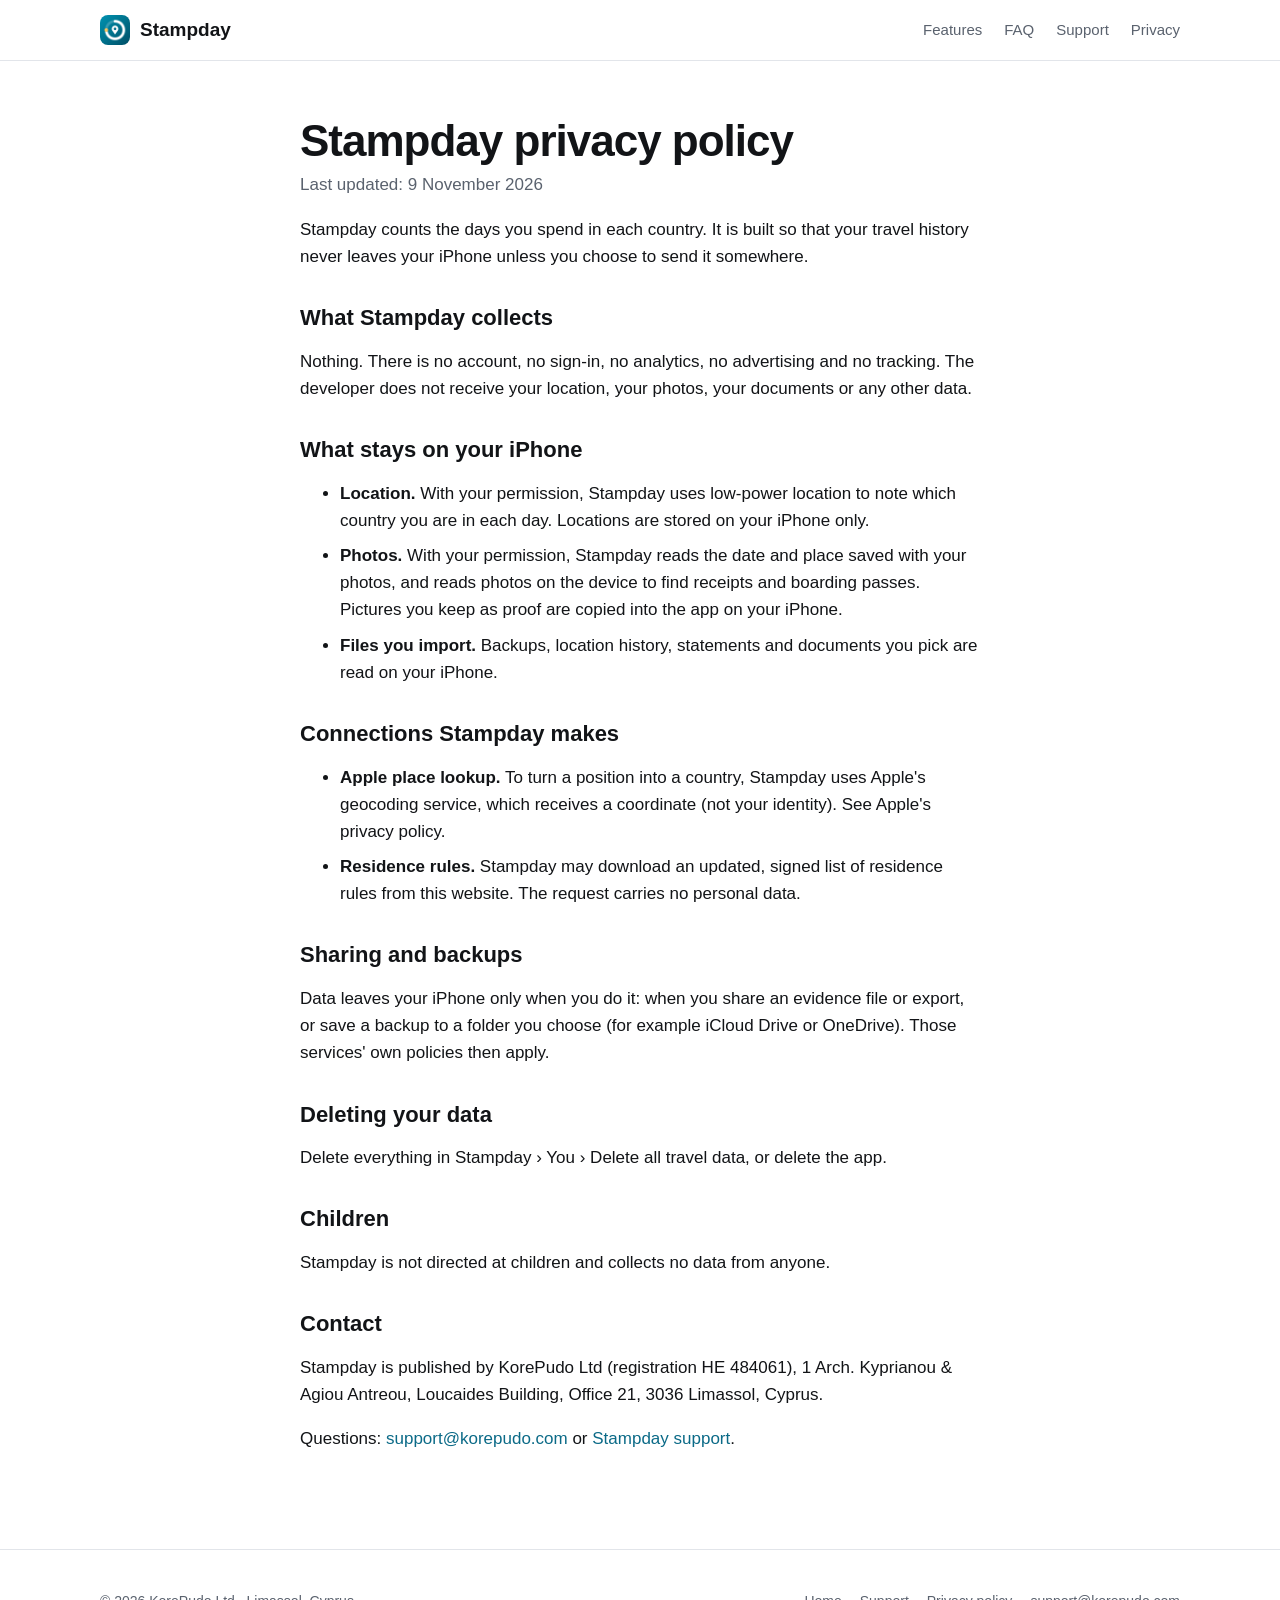
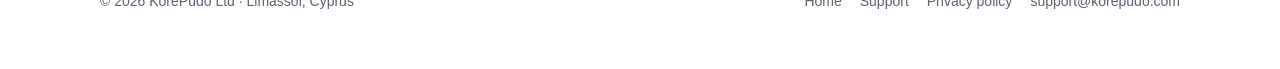
<file: privacy.html>
<!doctype html>
<html lang="en">
<head>
<meta charset="utf-8">
<meta name="viewport" content="width=device-width, initial-scale=1">
<title>Privacy policy · Stampday</title>
<meta name="theme-color" content="#0b6a87">
<link rel="icon" href="img/favicon-64.png">
<link rel="apple-touch-icon" href="img/apple-touch-icon.png">
<link rel="stylesheet" href="style.css">
</head>
<body>
<header class="nav">
  <div class="wrap">
    <a class="brand" href="./"><img src="img/icon-256.png" alt="">Stampday</a>
    <nav>
      <a class="opt" href="./#features">Features</a>
      <a href="./#faq">FAQ</a>
      <a href="support.html">Support</a>
      <a href="privacy.html">Privacy</a>
    </nav>
  </div>
</header>
<main class="doc">
<h1>Stampday privacy policy</h1>
<p class="meta">Last updated: 9 November 2026</p>

<p>Stampday counts the days you spend in each country. It is built so that your travel history never leaves your
iPhone unless you choose to send it somewhere.</p>

<h2>What Stampday collects</h2>
<p>Nothing. There is no account, no sign-in, no analytics, no advertising and no tracking. The developer does not
receive your location, your photos, your documents or any other data.</p>

<h2>What stays on your iPhone</h2>
<ul>
  <li><strong>Location.</strong> With your permission, Stampday uses low-power location to note which country you
  are in each day. Locations are stored on your iPhone only.</li>
  <li><strong>Photos.</strong> With your permission, Stampday reads the date and place saved with your photos, and
  reads photos on the device to find receipts and boarding passes. Pictures you keep as proof are copied into the
  app on your iPhone.</li>
  <li><strong>Files you import.</strong> Backups, location history, statements and documents you pick are read on
  your iPhone.</li>
</ul>

<h2>Connections Stampday makes</h2>
<ul>
  <li><strong>Apple place lookup.</strong> To turn a position into a country, Stampday uses Apple's geocoding
  service, which receives a coordinate (not your identity). See Apple's privacy policy.</li>
  <li><strong>Residence rules.</strong> Stampday may download an updated, signed list of residence rules from this
  website. The request carries no personal data.</li>
</ul>

<h2>Sharing and backups</h2>
<p>Data leaves your iPhone only when you do it: when you share an evidence file or export, or save a backup to a
folder you choose (for example iCloud Drive or OneDrive). Those services' own policies then apply.</p>

<h2>Deleting your data</h2>
<p>Delete everything in Stampday › You › Delete all travel data, or delete the app.</p>

<h2>Children</h2>
<p>Stampday is not directed at children and collects no data from anyone.</p>

<h2>Contact</h2>
<p>Stampday is published by KorePudo Ltd (registration HE 484061), 1 Arch. Kyprianou &amp; Agiou Antreou,
Loucaides Building, Office 21, 3036 Limassol, Cyprus.</p>
<p>Questions: <a href="mailto:support@korepudo.com">support@korepudo.com</a> or <a href="support.html">Stampday support</a>.</p>
</main>
<footer>
  <div class="wrap">
    <div>© 2026 KorePudo Ltd · Limassol, Cyprus</div>
    <nav>
      <a href="./">Home</a>
      <a href="support.html">Support</a>
      <a href="privacy.html">Privacy policy</a>
      <a href="mailto:support@korepudo.com">support@korepudo.com</a>
    </nav>
  </div>
</footer>
</body>
</html>
</file>
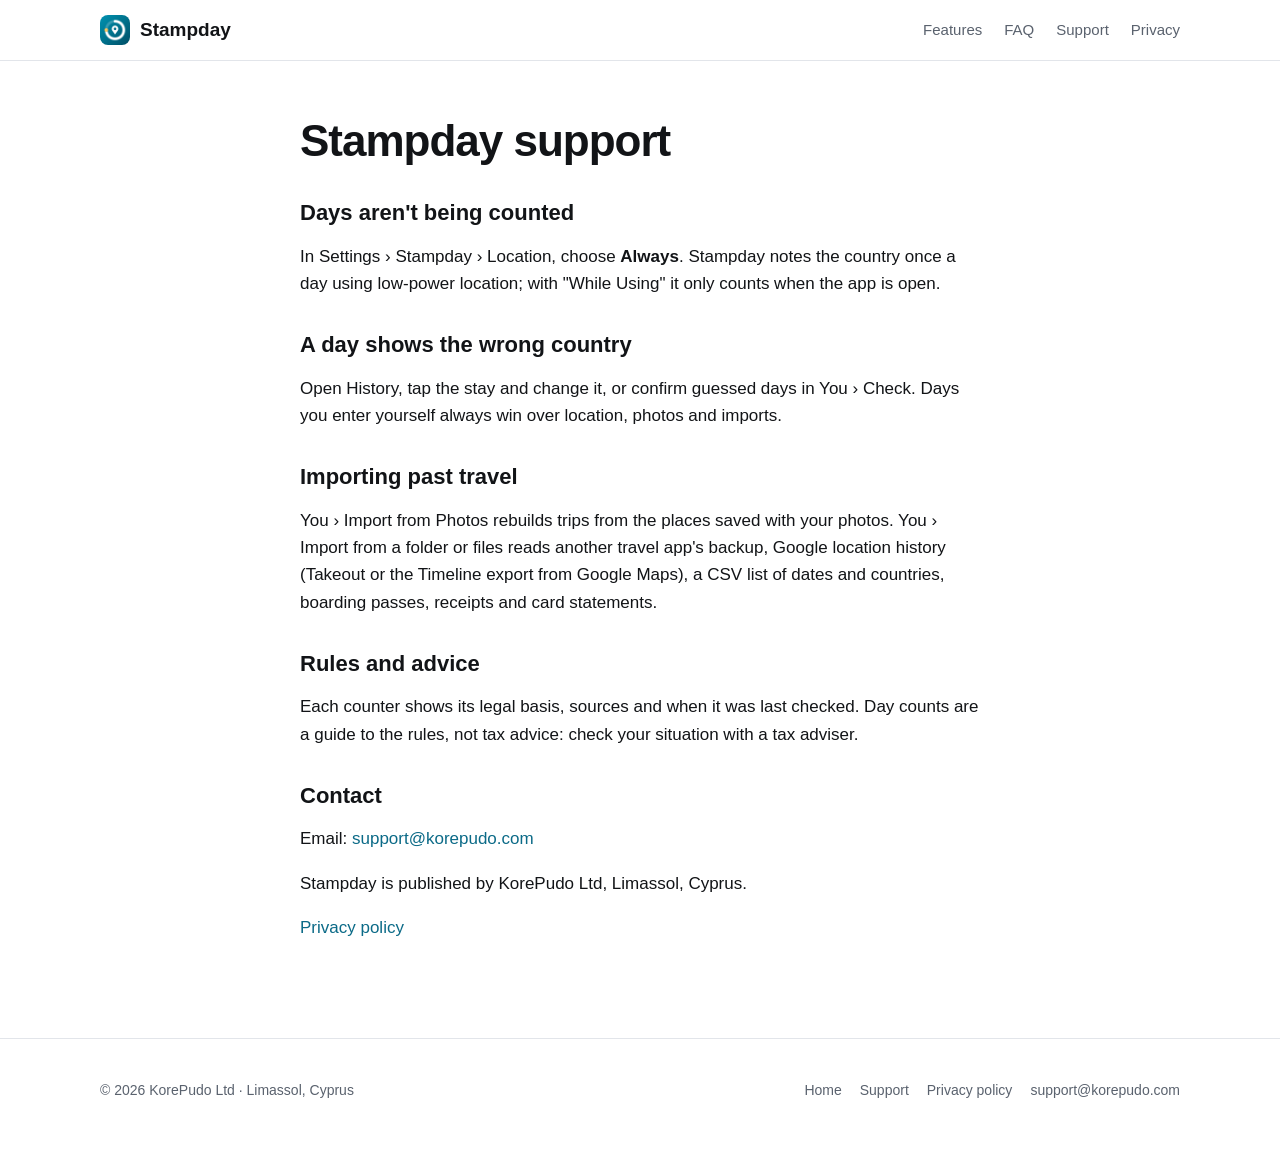
<file: support.html>
<!doctype html>
<html lang="en">
<head>
<meta charset="utf-8">
<meta name="viewport" content="width=device-width, initial-scale=1">
<title>Support · Stampday</title>
<meta name="theme-color" content="#0b6a87">
<link rel="icon" href="img/favicon-64.png">
<link rel="apple-touch-icon" href="img/apple-touch-icon.png">
<link rel="stylesheet" href="style.css">
</head>
<body>
<header class="nav">
  <div class="wrap">
    <a class="brand" href="./"><img src="img/icon-256.png" alt="">Stampday</a>
    <nav>
      <a class="opt" href="./#features">Features</a>
      <a href="./#faq">FAQ</a>
      <a href="support.html">Support</a>
      <a href="privacy.html">Privacy</a>
    </nav>
  </div>
</header>
<main class="doc">
<h1>Stampday support</h1>

<h2>Days aren't being counted</h2>
<p>In Settings › Stampday › Location, choose <strong>Always</strong>. Stampday notes the country once a day using
low-power location; with "While Using" it only counts when the app is open.</p>

<h2>A day shows the wrong country</h2>
<p>Open History, tap the stay and change it, or confirm guessed days in You › Check. Days you enter yourself always
win over location, photos and imports.</p>

<h2>Importing past travel</h2>
<p>You › Import from Photos rebuilds trips from the places saved with your photos. You › Import from a folder or
files reads another travel app's backup, Google location history (Takeout or the Timeline export from Google Maps),
a CSV list of dates and countries, boarding passes, receipts and card statements.</p>

<h2>Rules and advice</h2>
<p>Each counter shows its legal basis, sources and when it was last checked. Day counts are a guide to the rules,
not tax advice: check your situation with a tax adviser.</p>

<h2>Contact</h2>
<p>Email: <a href="mailto:support@korepudo.com">support@korepudo.com</a></p>
<p>Stampday is published by KorePudo Ltd, Limassol, Cyprus.</p>
<p><a href="privacy.html">Privacy policy</a></p>
</main>
<footer>
  <div class="wrap">
    <div>© 2026 KorePudo Ltd · Limassol, Cyprus</div>
    <nav>
      <a href="./">Home</a>
      <a href="support.html">Support</a>
      <a href="privacy.html">Privacy policy</a>
      <a href="mailto:support@korepudo.com">support@korepudo.com</a>
    </nav>
  </div>
</footer>
</body>
</html>
</file>
<file: style.css>
:root {
  --bg: #ffffff; --bg-alt: #f4f6f8; --surface: #ffffff; --border: #e2e5ea;
  --text: #121417; --muted: #5a626e;
  --accent: #0b6a87; --accent-strong: #08546b; --on-accent: #ffffff;
  --accent-soft: #dff1f6; --on-accent-soft: #094f65;
  --amber: #e8a23a; --green: #1c6e45; --green-soft: #e2f4ea;
  --radius: 20px; --shadow: 0 20px 50px -20px rgba(9, 50, 66, .35);
  --max: 1120px;
}
@media (prefers-color-scheme: dark) {
  :root {
    --bg: #0c0d10; --bg-alt: #121419; --surface: #17191e; --border: #2b2f37;
    --text: #f2f3f5; --muted: #a2a9b4;
    --accent: #5ec4e0; --accent-strong: #8bd6ea; --on-accent: #0c0d10;
    --accent-soft: #0e2c36; --on-accent-soft: #a9e2f1;
    --green: #6fd29d; --green-soft: #12301f;
    --shadow: 0 20px 50px -20px rgba(0, 0, 0, .8);
  }
}
* { box-sizing: border-box; }
html { scroll-behavior: smooth; }
body {
  margin: 0; background: var(--bg); color: var(--text);
  font: 17px/1.6 -apple-system, BlinkMacSystemFont, "SF Pro Text", "Segoe UI", Roboto, sans-serif;
  -webkit-font-smoothing: antialiased;
}
a { color: var(--accent); text-decoration: none; }
a:hover { text-decoration: underline; }
img { max-width: 100%; display: block; }
.wrap { max-width: var(--max); margin: 0 auto; padding: 0 20px; }

/* Nav */
.nav { position: sticky; top: 0; z-index: 10; background: color-mix(in srgb, var(--bg) 85%, transparent);
       backdrop-filter: saturate(180%) blur(14px); -webkit-backdrop-filter: saturate(180%) blur(14px);
       border-bottom: 1px solid var(--border); }
.nav .wrap { display: flex; align-items: center; gap: 24px; height: 60px; }
.brand { display: flex; align-items: center; gap: 10px; font-weight: 700; font-size: 19px; color: var(--text); }
.brand:hover { text-decoration: none; }
.brand img { width: 30px; height: 30px; border-radius: 8px; }
.nav nav { margin-left: auto; display: flex; gap: 22px; font-size: 15px; }
.nav nav a { color: var(--muted); white-space: nowrap; }
.nav nav a:hover { color: var(--text); text-decoration: none; }
/* The nav also carries the link to the other language, so it sheds links as the screen narrows:
   "wide" words first, then the "opt" links, and on the smallest phones the "opt-s" one. */
@media (max-width: 900px) { .nav nav .wide { display: none; } }
@media (max-width: 760px) { .nav nav a.opt { display: none; } }
@media (max-width: 420px) { .nav .wrap { gap: 14px; } .nav nav { gap: 14px; font-size: 14px; } }
@media (max-width: 340px) { .nav nav a.opt-s { display: none; } }

/* Buttons and pills */
.btn { display: inline-flex; align-items: center; gap: 8px; padding: 13px 22px; border-radius: 999px;
       font-weight: 600; font-size: 16px; border: 1px solid transparent; }
.btn:hover { text-decoration: none; }
.btn.primary { background: var(--accent); color: var(--on-accent); }
.btn.primary:hover { background: var(--accent-strong); }
.btn.ghost { border-color: var(--border); color: var(--text); }
.pill { display: inline-flex; align-items: center; gap: 8px; background: var(--accent-soft); color: var(--on-accent-soft);
        border-radius: 999px; padding: 6px 14px; font-size: 14px; font-weight: 600; }
.pill .dot { width: 8px; height: 8px; border-radius: 50%; background: var(--amber); }

/* Hero */
.hero { padding: 72px 0 40px; overflow: hidden; }
.hero .wrap { display: grid; grid-template-columns: 1.05fr 1fr; gap: 48px; align-items: center; }
.hero h1 { font-size: clamp(38px, 6vw, 62px); line-height: 1.05; letter-spacing: -1.5px; margin: 18px 0 18px; }
.hero h1 em { font-style: normal; color: var(--accent); }
.hero p.lead { font-size: 20px; color: var(--muted); margin: 0 0 28px; max-width: 34ch; }
.hero .ctas { display: flex; flex-wrap: wrap; gap: 12px; }
.hero .meta { margin-top: 22px; font-size: 14px; color: var(--muted); }
.phones { position: relative; display: flex; justify-content: center; min-height: 560px; }
.phone { width: 270px; border-radius: 44px; padding: 10px; background: #0f1114; box-shadow: var(--shadow); }
.phone img { border-radius: 34px; }
.phones .back { position: absolute; transform: translate(-120px, 40px) rotate(-6deg) scale(.88); opacity: .95; }
.phones .front { position: relative; transform: translateX(70px); }
@media (max-width: 900px) {
  .hero .wrap { grid-template-columns: 1fr; text-align: center; }
  .hero p.lead { margin-left: auto; margin-right: auto; }
  .hero .ctas { justify-content: center; }
  .phones { min-height: 0; }
  .phones .back { display: none; }
  .phones .front { transform: none; }
  .phone { width: 240px; }
}

/* Rules strip */
.strip { border-top: 1px solid var(--border); border-bottom: 1px solid var(--border); background: var(--bg-alt); }
.strip .wrap { display: flex; flex-wrap: wrap; gap: 10px 28px; justify-content: center; padding: 18px 20px;
               font-size: 15px; color: var(--muted); }
.strip b { color: var(--text); font-weight: 600; }

/* Sections */
section.block { padding: 88px 0; }
section.block.alt { background: var(--bg-alt); }
.eyebrow { text-transform: uppercase; letter-spacing: .12em; font-size: 13px; font-weight: 700; color: var(--accent); }
h2 { font-size: clamp(30px, 4vw, 42px); line-height: 1.12; letter-spacing: -.8px; margin: 10px 0 14px; }
.sub { color: var(--muted); font-size: 19px; max-width: 60ch; margin: 0 0 44px; }
.center { text-align: center; } .center .sub { margin-left: auto; margin-right: auto; }

/* Features */
.grid { display: grid; grid-template-columns: repeat(3, 1fr); gap: 20px; }
@media (max-width: 900px) { .grid { grid-template-columns: repeat(2, 1fr); } }
@media (max-width: 600px) { .grid { grid-template-columns: 1fr; } }
.card { background: var(--surface); border: 1px solid var(--border); border-radius: var(--radius); padding: 26px; }
.card h3 { font-size: 19px; margin: 14px 0 6px; }
.card p { margin: 0; color: var(--muted); font-size: 16px; }
.icon { width: 44px; height: 44px; border-radius: 12px; background: var(--accent-soft); color: var(--on-accent-soft);
        display: grid; place-items: center; }
.icon svg { width: 24px; height: 24px; }

/* Showcase rows */
.row { display: grid; grid-template-columns: 1fr 1fr; gap: 56px; align-items: center; }
.row + .row { margin-top: 96px; }
.row.flip .text { order: 2; }
.row .shot { display: flex; justify-content: center; }
.row ul { padding: 0; margin: 18px 0 0; list-style: none; }
.row li { padding-left: 30px; position: relative; margin: 10px 0; color: var(--muted); }
.row li::before { content: ""; position: absolute; left: 0; top: 6px; width: 18px; height: 18px; border-radius: 50%;
                  background: var(--green-soft); box-shadow: inset 0 0 0 5px var(--green-soft), inset 0 0 0 9px var(--green); }
@media (max-width: 900px) {
  .row { grid-template-columns: 1fr; gap: 32px; }
  .row.flip .text { order: 0; }
}

/* Steps */
.steps { display: grid; grid-template-columns: repeat(3, 1fr); gap: 20px; counter-reset: step; }
@media (max-width: 800px) { .steps { grid-template-columns: 1fr; } }
.step { counter-increment: step; }
.step::before { content: counter(step); display: grid; place-items: center; width: 36px; height: 36px; border-radius: 50%;
                background: var(--accent); color: var(--on-accent); font-weight: 700; }

/* Privacy band */
.privacy { background: linear-gradient(135deg, #0b6a87, #094f65); color: #fff; border-radius: 28px; padding: 56px;
           display: grid; grid-template-columns: 1.2fr 1fr; gap: 40px; align-items: center; }
.privacy h2 { color: #fff; } .privacy p { color: #d6eef5; }
.privacy ul { margin: 0; padding: 0; list-style: none; display: grid; gap: 12px; }
.privacy li { background: rgba(255,255,255,.1); border-radius: 14px; padding: 14px 18px; font-weight: 600; }
.privacy li span { display: block; font-weight: 400; color: #cfe9f1; font-size: 15px; }
@media (max-width: 800px) { .privacy { grid-template-columns: 1fr; padding: 32px 22px; } }

/* Audience */
.who { display: grid; grid-template-columns: repeat(4, 1fr); gap: 16px; }
@media (max-width: 900px) { .who { grid-template-columns: repeat(2, 1fr); } }
@media (max-width: 520px) { .who { grid-template-columns: 1fr; } }

/* FAQ */
.faq { max-width: 780px; margin: 0 auto; }
details { border-bottom: 1px solid var(--border); padding: 18px 0; }
summary { cursor: pointer; font-weight: 600; font-size: 18px; list-style: none; display: flex; justify-content: space-between; gap: 16px; }
summary::-webkit-details-marker { display: none; }
summary::after { content: "+"; color: var(--accent); font-size: 24px; line-height: 1; }
details[open] summary::after { content: "–"; }
details p { color: var(--muted); margin: 10px 0 0; }

/* Final CTA + footer */
.final { text-align: center; }
.final img { width: 96px; height: 96px; border-radius: 22px; margin: 0 auto 18px; box-shadow: var(--shadow); }
footer { border-top: 1px solid var(--border); padding: 40px 0 56px; font-size: 14px; color: var(--muted); }
footer .wrap { display: flex; flex-wrap: wrap; gap: 16px 40px; justify-content: space-between; }
footer nav { display: flex; flex-wrap: wrap; gap: 18px; }
footer nav a { color: var(--muted); }

/* Document pages (privacy, support) */
.doc { max-width: 720px; margin: 0 auto; padding: 56px 20px 80px; }
.doc h1 { font-size: clamp(32px, 5vw, 44px); letter-spacing: -1px; margin: 0 0 6px; line-height: 1.1; }
.doc h2 { font-size: 22px; letter-spacing: 0; margin: 36px 0 8px; }
.doc p.meta { color: var(--muted); margin-top: 0; }
.doc li { margin: 8px 0; }
.doc .contact { background: var(--accent-soft); color: var(--on-accent-soft); border-radius: 16px; padding: 20px 24px; margin-top: 36px; }
.doc .contact a { color: var(--on-accent-soft); font-weight: 600; text-decoration: underline; }
</file>
